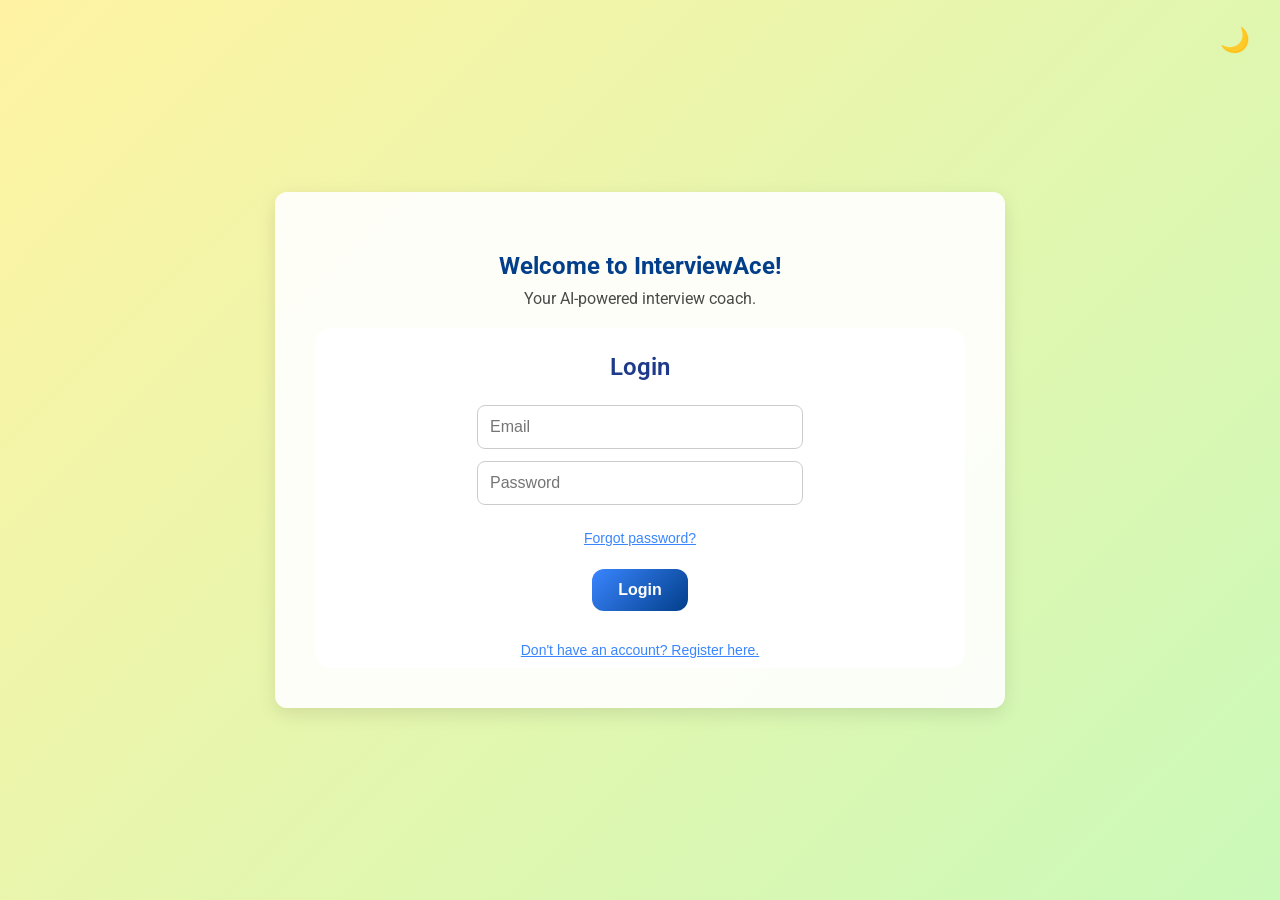
<file: index.html>
<!DOCTYPE html>
<html lang="en">
<head>
    <meta charset="UTF-8">
    <meta name="viewport" content="width=device-width, initial-scale=1.0">
    <title>InterviewAce - AI Interview Coach</title>
    <link href="https://fonts.googleapis.com/css2?family=Roboto:wght@300;400;700&display=swap" rel="stylesheet">
    <link href="style.css" rel="stylesheet">
</head>
<body>
    <button class="toggle" id="themeToggle" style="position: absolute; top: 20px; right: 20px;" onclick="toggleTheme()">🌙</button>

    <div class="container">
        <div class="status-indicator hidden" id="statusMessage"></div>
        
        <section id="authSection" class="section show">
            <h1>Welcome to InterviewAce!</h1>
            <p>Your AI-powered interview coach.</p>

            <div class="card-container">
                <div class="card" id="flipCard">
                    <!-- FRONT: Login -->
                    <div class="card-face card-front">
                        <h2>Login</h2>
                        <input type="email" id="loginEmail" placeholder="Email" required>
                        <input type="password" id="loginPassword" placeholder="Password" required>
                        <button class="link-btn" onclick="handleForgotPassword()">Forgot password?</button>
                        <button class="btn" onclick="login()">Login</button>
                        <div id="loginError" class="error-message hidden"></div>
                        <button class="link-btn" onclick="flipToRegister()">Don't have an account? Register here.</button>
                    </div>

                    <!-- BACK: Register -->
                    <div class="card-face card-back">
                        <h2>Register</h2>
                        <input type="text" id="regName" placeholder="Name" required>
                        <input type="email" id="regEmail" placeholder="Email" required>
                        <input type="password" id="regPassword" placeholder="Password" required>
                        <input type="text" id="regSecurityQuestion" placeholder="Security question (e.g. Your pet's name?)" required>
                        <input type="text" id="regSecurityAnswer" placeholder="Your answer" required>
                        <button class="btn" onclick="register()">Register</button>
                        <button class="link-btn" onclick="flipToLogin()">Already have an account? Login here.</button>
                    </div>
                </div>
            </div>
        </section>

       <section id="roleSection" class="section">
    <h1>Choose Your Interview Focus</h1>
    <p>Select a role to begin your tailored interview preparation.</p>

    <div class="role-selection">
        <div class="role-card" onclick="selectRole('frontend')">
            <h3>Frontend Developer</h3>
            <ul>
                <li>HTML/CSS</li>
                <li>JavaScript</li>
                <li>React/Vue/Angular</li>
                <li>Responsive Design</li>
            </ul>
        </div>
        <div class="role-card" onclick="selectRole('backend')">
            <h3>Backend Developer</h3>
            <ul>
                <li>Node.js/Python/Java</li>
                <li>APIs</li>
                <li>Databases</li>
                <li>Authentication</li>
            </ul>
        </div>
        <div class="role-card" onclick="selectRole('fullstack')">
            <h3>Full Stack Developer</h3>
            <ul>
                <li>Frontend & Backend</li>
                <li>System Design</li>
                <li>APIs</li>
                <li>Databases</li>
            </ul>
        </div>
        <div class="role-card" onclick="selectRole('dataanalyst')">
            <h3>Data Analyst</h3>
            <ul>
                <li>SQL/Python</li>
                <li>Data Visualization</li>
                <li>Statistics</li>
                <li>Excel</li>
            </ul>
        </div>
        <div class="role-card" onclick="selectRole('devops')">
            <h3>DevOps Engineer</h3>
            <ul>
                <li>CI/CD</li>
                <li>Docker/Kubernetes</li>
                <li>Cloud Services</li>
                <li>Infrastructure</li>
            </ul>
        </div>
        <div class="role-card" onclick="selectRole('productmanager')">
            <h3>Product Manager</h3>
            <ul>
                <li>Market Research</li>
                <li>Roadmapping</li>
                <li>User Stories</li>
                <li>Metrics</li>
            </ul>
        </div>
    </div>

    <div class="start-interview-section">
        <div class="form-group">
            <label for="apiKey">Optional: Enter your OpenAI API Key (for advanced AI features):</label>
            <input type="password" id="apiKey" class="api-key-input" placeholder="sk-XXXXXXXXXXXXXXXXXXXXXXXXXXXXXXXXXXXXXXXX">
            <p style="font-size: 0.8em; color: #777;">*If left blank, a default key will be used for mock responses only.</p>
        </div>
        <button class="btn" onclick="startInterview()">Start Interview</button>
        <button class="btn" style="background: linear-gradient(135deg, #dc3545 0%, #c82333 100%);" onclick="logout()">Logout</button>
    </div>
</section>
        <section id="chatSection" class="section">
            <h1 id="chatTitle">Interview Preparation: Role Name</h1>
            <div class="progress-text" id="progressText">Question 0/5</div>
            <div class="progress-container">
                <div class="progress-bar" id="progressBar" style="width: 0%"></div>
            </div>
            
            <div class="chat-container">
                <div id="chatMessages">
                    <div class="message bot">Welcome! I'm your AI interview coach. Let's start with some questions to help you prepare. Type 'start' to begin!</div>
                </div>
                <div class="input-group">
                    <input type="text" id="userInput" placeholder="Type or speak your answer here..." onkeypress="handleKeyPress(event)">
                    <button class="btn" onclick="sendMessage()">Send</button>
                    <button class="btn" id="micButton" style="background: linear-gradient(135deg, #4CAF50 0%, #8BC34A 100%);" onclick="startVoiceInput()">🎙️</button>
                    <button class="btn" id="speakToggleButton" style="background: linear-gradient(135deg, #673AB7 0%, #9C27B0 100%);" onclick="toggleSpeechOutput()">🔊</button>
                </div>
            </div>
            <button class="btn" style="background: linear-gradient(135deg, #6c757d 0%, #5a6268 100%); margin-top: 20px;" onclick="endInterview()">End Interview Session</button>
        </section>
    </div>

    <!-- Confirmation dialog for ending interview -->
    <div id="confirmationDialog" class="confirmation-overlay" style="display: none;">
        <div class="confirmation-dialog">
            <h3 id="confirmationTitle">Confirm Ending Interview</h3>
            <p id="confirmationMessage">Are you sure you want to end this interview session?</p>
            <div class="confirmation-buttons">
                <button class="confirm-btn" onclick="confirmEndInterview()">End Session</button>
                <button class="cancel-btn" onclick="cancelEndInterview()">Continue Interview</button>
            </div>
        </div>
    </div>

    <!-- Voice recording overlay -->
    <div id="voiceRecordingOverlay" class="voice-recording-overlay" style="display: none;">
        <div class="voice-recording-dialog">
            <div class="recording-mic" id="recordingMic">🎙️</div>
            <p>Recording your answer...</p>
            <button class="btn stop-recording-btn" onclick="stopVoiceInput()">Stop Recording</button>
        </div>
    </div>

    <script src="script.js"></script>
</body>
</html>
</file>
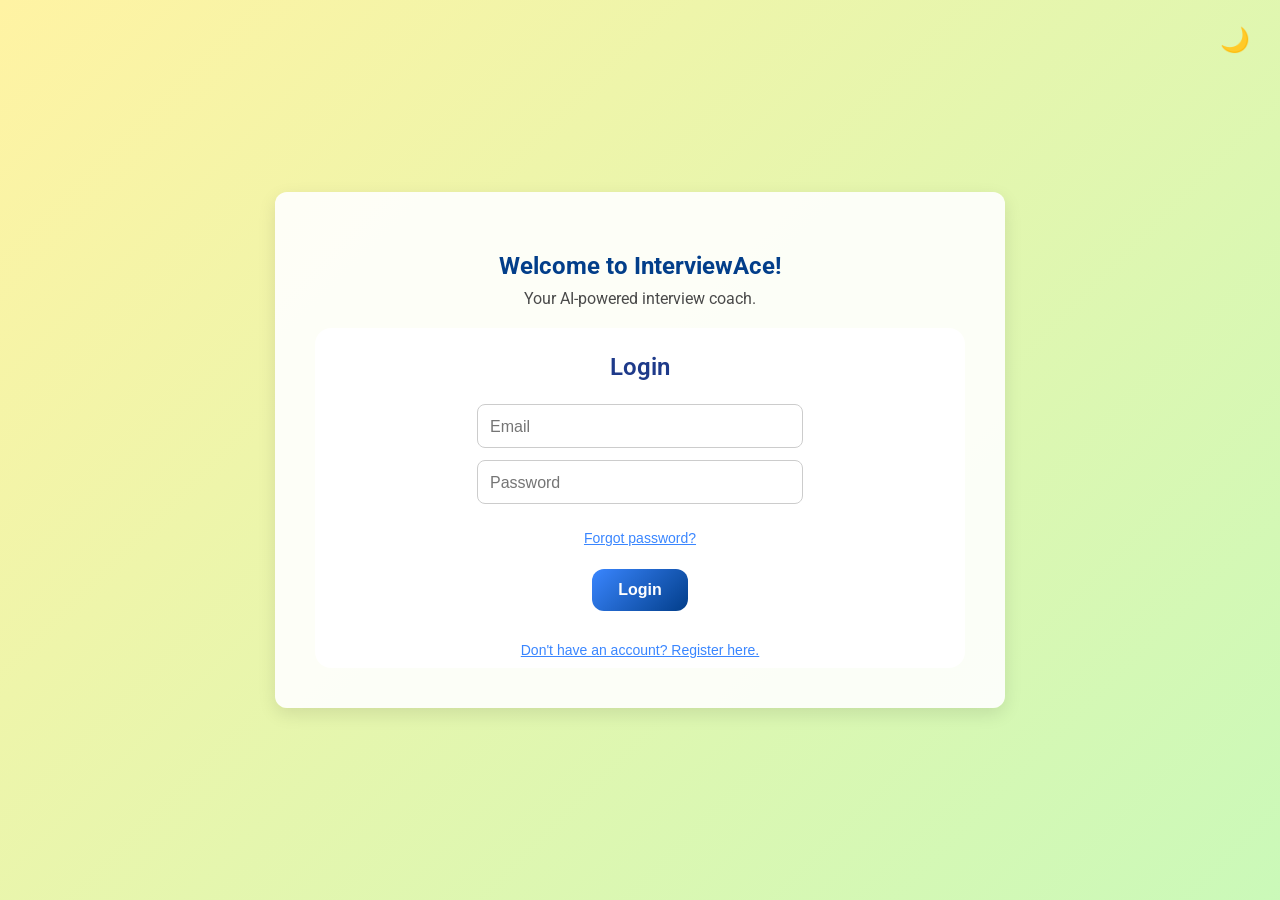
<file: bot2.html>
<!DOCTYPE html>
<html lang="en">
<head>
    <meta charset="UTF-8">
    <meta name="viewport" content="width=device-width, initial-scale=1.0">
    <title>InterviewAce - AI Interview Coach</title>
    <link href="https://fonts.googleapis.com/css2?family=Roboto:wght@300;400;700&display=swap" rel="stylesheet">
    <style>
        :root {
            --primary: #3A86FF;
            --accent: #023E8A;
            --success: #28a745;
            --error: #dc3545;
            --info: #17a2b8;
            --text-color: #333;
            --bg-light: #f0f4f8;
            --white: #fff;
            --card-shadow: 0 6px 18px rgba(0, 0, 0, 0.1);
            --radius: 12px;

            /* Light theme defaults */
            --bg-gradient: linear-gradient(-45deg, #ffc7d9, #aee2ff, #b9fbc0, #fff3a3);
            --card-bg: rgba(255, 255, 255, 0.9);
            --btn-gradient: linear-gradient(135deg, var(--primary), var(--accent));
        }

        body {
            font-family: 'Roboto', sans-serif;
            margin: 0;
            display: flex;
            justify-content: center;
            align-items: center;
            min-height: 100vh;
            background: var(--bg-gradient);
            background-size: 400% 400%;
            animation: pastelFlow 20s ease infinite;
            color: var(--text-color);
            overflow-y: auto;
        }

        body.dark {
            --text-color: #f0f0f0;
            --bg-gradient: linear-gradient(-45deg, #3A86FF, #8338ec, #ff006e, #00b4d8);
            --card-bg: rgba(40, 40, 40, 0.85);
            --btn-gradient: linear-gradient(135deg, #5c5cde, #3d3d9e);
            --card-shadow: 0 8px 20px rgba(0, 0, 0, 0.5);
        }

        .container {
            background: var(--card-bg);
            color: var(--text-color);
            border-radius: var(--radius);
            padding: 40px;
            box-shadow: var(--card-shadow);
            width: 90%;
            max-width: 650px;
            text-align: center;
            margin: 40px 0;
            overflow-y: auto;
        }

        .container p {
            font-size: 1rem;
            color: #4a4a4a;
            margin-top: -15px;
            margin-bottom: 20px;
        }
                
        h1 {
            color: var(--accent);
            margin-bottom: 24px;
            font-weight: 700;
        }

        .section {
            display: none;
            opacity: 0;
            transition: opacity 0.5s ease-in-out;
            margin-top: 20px;
        }

        .section.show {
            display: block;
            opacity: 1;
        }

        /* Status Indicator */
        .status-indicator {
            position: absolute;
            top: 15px;
            left: 50%;
            transform: translateX(-50%);
            padding: 10px 20px;
            border-radius: 10px;
            font-weight: bold;
            color: #fff;
            z-index: 10;
            display: none;
            opacity: 0;
            transition: opacity 0.3s ease;
            box-shadow: var(--card-shadow);
        }
        
        .status-indicator.show {
            display: block;
            opacity: 1;
        }
        
        .status-success { background-color: var(--success); }
        .status-error { background-color: var(--error); }
        .status-info { background-color: var(--info); }

        .form-group {
            margin-bottom: 24px;
        }

        .form-group label {
            display: block;
            margin-bottom: 6px;
            font-weight: 600;
            color: #555;
        }

        .form-group input {
            width: calc(100% - 20px);
            padding: 12px;
            border: 1px solid #ccc;
            border-radius: var(--radius);
            font-size: 16px;
            box-sizing: border-box;
        }

        .card-container {
            perspective: 1200px;
            width: 100%;
            margin: auto;
            position: relative;
            height: 340px;
            overflow-y: auto;
        }

        .card {
            width: 100%;
            height: 100%;
            position: relative;
            transform-style: preserve-3d;
            transition: transform 0.8s ease;
        }

        .card-face {
            position: absolute;
            width: 100%;
            height: 100%;
            top: 0;
            left: 0;
            backface-visibility: hidden;
            background: var(--card-bg);
            border-radius: 16px;
            padding: 24px;
            box-sizing: border-box;
            display: flex;
            flex-direction: column;
            justify-content: center;
            gap: 12px;
            overflow-y: auto;
        }

        .card-front {
            z-index: 2;
        }

        .card-back {
            transform: rotateY(180deg);
        }

        .card.flipped {
            transform: rotateY(180deg);
        }

        input {
            padding: 12px;
            font-size: 16px;
            border-radius: 8px;
            border: 1px solid #ccc;
            width: 100%;
            max-width: 300px;
            margin: 0 auto;
            display: block;
        }
        
        .btn {
            background: var(--btn-gradient);
            color: #fff;
            padding: 12px 26px;
            border: none;
            border-radius: var(--radius);
            cursor: pointer;
            font-size: 16px;
            font-weight: 600;
            transition: transform 0.2s ease, box-shadow 0.3s ease;
            margin: 6px auto;
            display: block;
        }

        .btn:hover {
            transform: translateY(-2px);
            box-shadow: 0 4px 12px rgba(0, 0, 0, 0.2);
        }

        .btn:disabled {
            opacity: 0.6;
            cursor: not-allowed;
            transform: none;
        }

        .link-btn {
            background: none;
            border: none;
            color: var(--primary);
            cursor: pointer;
            text-decoration: underline;
            font-size: 14px;
            margin-top: 8px;
            padding: 5px;
        }

        .toggle {
            background: none;
            border: none;
            color: var(--text-color);
            font-size: 16px;
            cursor: pointer;
            text-decoration: none;
            padding: 6px 10px;
            position: absolute;
            top: 20px;
            right: 20px;
            font-size: 24px;
        }

        .toggle:focus {
            outline: none;
        }

        .card-front h2, .card-back h2 {
            font-size: 1.5rem !important;
            font-weight: 600 !important;
            color: #1e3a8a !important;
            margin-bottom: 12px !important;
        }

        .hidden {
            display: none !important;
        } 

        body.dark .container {
            color: #f1f1f1;
        }

        body.dark .card-face {
            color: #f1f1f1;
        }

        body.dark .card-face h2 {
            color: #ffffff;
        }
        
        body.dark .card-face p,
        body.dark .card-face label {
            color: #ddd;
        }

        body.dark input {
            background: #1e1e2f;
            color: #ffffff;
            border: 1px solid #666;
            caret-color: #ffffff;
        }

        body.dark input::placeholder {
            color: #ccc;
        }

        body.dark .link-btn {
            color: #91cfff;
        }

        body.dark h1, 
        body.dark h2, 
        body.dark p {
            color: #f5f5f5;
        }

        body.dark button.btn {
            text-shadow: 0 0 4px rgba(255, 255, 255, 0.2);
        }
        
        body.dark .card-front h2,
        body.dark .card-back h2 {
            color: #ffffff !important;
        }

        /* Role Selection */
        .role-selection {
            display: flex;
            flex-wrap: wrap;
            justify-content: center;
            gap: 20px;
            margin-top: 20px;
        }

        .role-card {
            background-color: #f9f9f9;
            border: 2px solid #e0e0e0;
            border-radius: 12px;
            padding: 20px;
            width: 180px;
            cursor: pointer;
            transition: all 0.3s ease;
            box-shadow: 0 2px 5px rgba(0, 0, 0, 0.05);
            display: flex;
            flex-direction: column;
            justify-content: space-between;
        }
        
        .role-card:hover,
        .role-card.selected {
            border-color: var(--primary);
            background-color: #e7f1ff;
            box-shadow: 0 5px 15px rgba(0, 0, 0, 0.1);
            transform: translateY(-3px);
        }
        
        .role-card h3 {
            margin-bottom: 10px;
            color: var(--accent);
            font-size: 1.1em;
        }
        
        .role-card ul {
            list-style: none;
            padding: 0;
            font-size: 0.9em;
            color: #666;
        }
        
        .role-card ul li {
            margin-bottom: 4px;
        }

        .start-interview-section {
            margin-top: 30px;
            padding-top: 20px;
            border-top: 1px solid #eee;
        }

        .api-key-input {
            width: calc(100% - 20px);
            padding: 10px;
            margin-bottom: 15px;
            border: 1px solid #ddd;
            border-radius: 8px;
            font-size: 14px;
            box-sizing: border-box;
            text-align: center;
        }

        /* Model Selection */
        .model-selection {
            margin: 15px 0;
        }

        .model-selection select {
            width: 100%;
            padding: 10px;
            border: 1px solid #ddd;
            border-radius: 8px;
            font-size: 14px;
            background: white;
        }

        body.dark .model-selection select {
            background: #1e1e2f;
            color: #ffffff;
            border: 1px solid #666;
        }

        /* Chat Section */
        .chat-container {
            background: #f8f9fa;
            border: 1px solid #dee2e6;
            border-radius: var(--radius);
            padding: 20px;
            height: 450px;
            display: flex;
            flex-direction: column;
            overflow: hidden;
        }
        
        #chatMessages {
            flex-grow: 1;
            overflow-y: auto;
            margin-bottom: 15px;
            padding-right: 10px;
            scroll-behavior: smooth;
        }
        
        .message {
            padding: 12px 18px;
            border-radius: 20px;
            max-width: 85%;
            margin-bottom: 10px;
            word-wrap: break-word;
        }
        
        .message.user {
            background: var(--primary);
            color: #fff;
            align-self: flex-end;
            border-bottom-right-radius: 5px;
            margin-left: auto;
        }
        
        .message.bot {
            background: #e2e6ea;
            color: #333;
            align-self: flex-start;
            border-bottom-left-radius: 5px;
            margin-right: auto;
        }
        
        .input-group {
            display: flex;
            align-items: center;
            border-top: 1px solid #e9ecef;
            padding-top: 15px;
            gap: 10px;
        }
        
        .input-group input {
            flex-grow: 1;
            padding: 12px;
            border: 1px solid #ced4da;
            border-radius: 25px;
            font-size: 16px;
            max-width: none;
        }
        
        .input-group .btn {
            border-radius: 25px;
            padding: 10px 18px;
            margin: 0;
        }
        
        .api-key-info {
            background: #f8f9fa;
            border: 1px solid #dee2e6;
            border-radius: 8px;
            padding: 15px;
            margin: 15px 0;
            font-size: 0.85em;
            text-align: left;
        }

        .api-key-info h4 {
            margin-top: 0;
            color: var(--accent);
        }

        .api-key-info ul {
            margin: 0;
            padding-left: 20px;
        }

        .api-key-info li {
            margin-bottom: 5px;
        }
        
        .loading {
            display: inline-block;
            width: 15px;
            height: 15px;
            border: 2px solid rgba(0, 0, 0, 0.1);
            border-top: 2px solid var(--primary);
            border-radius: 50%;
            animation: spin 1s linear infinite;
        }

        .progress-indicator {
            background: #f0f0f0;
            border-radius: 10px;
            padding: 10px;
            margin: 15px 0;
            text-align: center;
            font-size: 0.9em;
        }

        .progress-bar {
            background: var(--primary);
            height: 6px;
            border-radius: 3px;
            transition: width 0.3s ease;
            margin-top: 5px;
        }

        /* API Test Section */
        .api-test-section {
            margin: 20px 0;
            padding: 15px;
            background: #f8f9fa;
            border-radius: 8px;
            border: 1px solid #dee2e6;
        }

        .api-test-section h4 {
            color: var(--accent);
            margin-top: 0;
        }

        body.dark .api-test-section {
            background: #2d2d2d;
            border: 1px solid #555;
            color: #f0f0f0;
        }
        
        @keyframes pastelFlow {
            0% { background-position: 0% 50%; }
            50% { background-position: 100% 50%; }
            100% { background-position: 0% 50%; }
        }

        @keyframes spin {
            to { transform: rotate(360deg); }
        }

        body.dark .chat-container {
            background: #2d2d2d;
            border: 1px solid #555;
        }

        body.dark .message.bot {
            background: #3a3a3a;
            color: #f0f0f0;
        }

        body.dark .input-group input {
            background: #1e1e2f;
            color: #ffffff;
            border: 1px solid #666;
        }

        body.dark .api-key-info {
            background: #2d2d2d;
            border: 1px solid #555;
            color: #f0f0f0;
        }

        body.dark .role-card {
            background-color: #3a3a3a;
            border: 2px solid #555;
            color: #f0f0f0;
        }

        body.dark .role-card:hover,
        body.dark .role-card.selected {
            background-color: #4a4a5a;
        }

        body.dark .role-card h3 {
            color: #91cfff;
        }

        body.dark .role-card ul {
            color: #ccc;
        }

        body.dark .progress-indicator {
            background: #3a3a3a;
            color: #f0f0f0;
        }
        
        @media (max-width: 768px) {
            .container {
                width: 95%;
                padding: 20px;
                margin: 10px 0;
            }

            .role-card {
                width: 100%;
            }

            .chat-container {
                height: 400px;
                padding: 15px;
            }

            .message {
                padding: 10px 15px;
            }

            .input-group {
                flex-wrap: wrap;
            }

            .input-group input {
                width: 100%;
                margin-bottom: 10px;
            }

            .input-group .btn {
                width: 30%;
                margin: 0 1%;
            }
        }
    </style>
</head>
<body>
    <button class="toggle" id="themeToggle" onclick="toggleTheme()">🌙</button>

    <div class="container">
        <div class="status-indicator hidden" id="statusMessage"></div>
        
        <section id="authSection" class="section show">
            <h1>Welcome to InterviewAce!</h1>
            <p>Your AI-powered interview coach.</p>

            <div class="card-container">
                <div class="card" id="flipCard">
                    <!-- FRONT: Login -->
                    <div class="card-face card-front">
                        <h2>Login</h2>
                        <input type="email" id="loginEmail" placeholder="Email" required>
                        <input type="password" id="loginPassword" placeholder="Password" required>
                        <button class="link-btn" onclick="handleForgotPassword()">Forgot password?</button>
                        <button class="btn" onclick="login()">Login</button>
                        <button class="link-btn" onclick="flipToRegister()">Don't have an account? Register here.</button>
                    </div>

                    <!-- BACK: Register -->
                    <div class="card-face card-back">
                        <h2>Register</h2>
                        <input type="text" id="regName" placeholder="Name" required>
                        <input type="email" id="regEmail" placeholder="Email" required>
                        <input type="password" id="regPassword" placeholder="Password" required>
                        <input type="text" id="regSecurityQuestion" placeholder="Security question (e.g. Your pet's name?)" required>
                        <input type="text" id="regSecurityAnswer" placeholder="Your answer" required>
                        <button class="btn" onclick="register()">Register</button>
                        <button class="link-btn" onclick="flipToLogin()">Already have an account? Login here.</button>
                    </div>
                </div>
            </div>
        </section>

        <section id="roleSection" class="section">
            <h1>Choose Your Interview Focus</h1>
            <p>Select a role to begin your tailored interview preparation.</p>

            <div class="role-selection">
                <div class="role-card" onclick="selectRole('Frontend Developer')">
                    <h3>Frontend Developer</h3>
                    <ul>
                        <li>React/Vue/Angular</li>
                        <li>HTML/CSS/JavaScript</li>
                        <li>Responsive Design</li>
                        <li>State Management</li>
                        <li>Performance Optimization</li>
                    </ul>
                </div>
                <div class="role-card" onclick="selectRole('Backend Developer')">
                    <h3>Backend Developer</h3>
                    <ul>
                        <li>Node.js/Python/Java</li>
                        <li>Databases</li>
                        <li>APIs & Microservices</li>
                        <li>System Architecture</li>
                        <li>Security</li>
                    </ul>
                </div>
                <div class="role-card" onclick="selectRole('Data Scientist')">
                    <h3>Data Scientist</h3>
                    <ul>
                        <li>Machine Learning</li>
                        <li>Statistics</li>
                        <li>Python/R</li>
                        <li>Data Analysis</li>
                        <li>Model Evaluation</li>
                    </ul>
                </div>
                <div class="role-card" onclick="selectRole('DevOps Engineer')">
                    <h3>DevOps Engineer</h3>
                    <ul>
                        <li>CI/CD</li>
                        <li>Docker/Kubernetes</li>
                        <li>AWS/Azure/GCP</li>
                        <li>Infrastructure</li>
                        <li>Monitoring</li>
                    </ul>
                </div>
            </div>

            <div class="start-interview-section">
                <div class="form-group">
                    <label for="apiKey">Enter your Cohere API Key:</label>
                    <input type="password" id="apiKey" class="api-key-input" placeholder="Your Cohere API Key" required>
                    
                    <div class="model-selection">
                        <label for="modelSelect">Choose AI Model:</label>
                        <select id="modelSelect">
                            <option value="command">Command (Recommended - Most Compatible)</option>
                            <option value="command-light">Command Light (Faster & Cheaper)</option>
                            <option value="command-nightly">Command Nightly (Latest Features)</option>
                        </select>
                    </div>

                    <div class="api-test-section">
                        <h4>🧪 Test Your API Key</h4>
                        <p>Test your API key before starting the interview to ensure it works correctly.</p>
                        <button class="btn" onclick="testApiKey()" id="testApiButton">Test API Key</button>
                        <div id="testResult" style="margin-top: 10px; font-size: 0.9em;"></div>
                    </div>
                    
                    <div class="api-key-info">
                        <h4>🔑 How to get your Cohere API Key:</h4>
                        <ul>
                            <li>Go to <a href="https://dashboard.cohere.ai/api-keys" target="_blank">Cohere Dashboard</a></li>
                            <li>Sign in to your Cohere account (or create one)</li>
                            <li>Click "Create API Key"</li>
                            <li>Copy and paste the key above</li>
                            <li><strong>Note:</strong> Cohere offers a generous free tier</li>
                        </ul>
                        <p><strong>⚠️ Important:</strong> Your API key is stored locally and never sent to our servers. It's only used to communicate directly with Cohere.</p>
                        <p><strong>💡 Model Info:</strong> Command is the most balanced. Command Light is faster and cheaper. Command Nightly has the latest features.</p>
                        <p><strong>💰 Cost Optimization:</strong> This app uses reduced token limits (50-200 tokens per request) to minimize costs. Typical cost per interview session: $0.05-0.20 depending on model choice.</p>
                    </div>
                </div>
                <button class="btn" onclick="startInterview()">Start Interview</button>
                <button class="btn" style="background: linear-gradient(135deg, #dc3545 0%, #c82333 100%);" onclick="logout()">Logout</button>
            </div>
        </section>

        <section id="chatSection" class="section">
            <h1 id="chatTitle">Interview Preparation</h1>
            
            <div class="progress-indicator">
                <div>Question <span id="currentQuestion">0</span> of <span id="totalQuestions">10</span></div>
                <div class="progress-bar" id="progressBar" style="width: 0%;"></div>
            </div>

            <div class="chat-container">
                <div id="chatMessages">
                    <div class="message bot">Welcome! I'm your AI interview coach. Type 'start' to begin your practice interview, or ask me anything about your selected role!</div>
                </div>
                <div class="input-group">
                    <input type="text" id="userInput" placeholder="Type 'start' to begin or ask a question..." onkeypress="handleKeyPress(event)">
                    <button class="btn" onclick="sendMessage()" id="sendButton">Send</button>
                    <button class="btn" id="micButton" style="background: linear-gradient(135deg, #4CAF50 0%, #8BC34A 100%);" onclick="toggleVoiceInput()">🎙️</button>
                    <button class="btn" id="speakToggleButton" style="background: linear-gradient(135deg, #673AB7 0%, #9C27B0 100%);" onclick="toggleSpeechOutput()">🔊</button>
                </div>
            </div>
            <button class="btn" style="background: linear-gradient(135deg, #6c757d 0%, #5a6268 100%); margin-top: 20px;" onclick="endInterview()">End Interview Session</button>
        </section>
    </div>

    <script>
        // Global state
        let currentUser = null;
        let selectedRole = null;
        let apiKey = null;
        let selectedModel = 'command'; // Default to Command
        let questionCount = 0;
        let maxQuestions = 10;
        let isInterviewMode = false;
        let interviewContext = []; // Store conversation context

        // Speech Recognition variables
        let SpeechRecognition = window.SpeechRecognition || window.webkitSpeechRecognition;
        let recognition = null;
        let isListening = false;

        // Speech Synthesis variables
        let synth = window.speechSynthesis;
        let speechEnabled = true;
        let voices = [];

        function flipToRegister() {
            document.getElementById('flipCard').classList.add('flipped');
        }

        function flipToLogin() {
            document.getElementById('flipCard').classList.remove('flipped');
        }
        
        function handleForgotPassword() {
            const email = prompt("Enter your registered email:");
            if (!email) return;

            const userData = localStorage.getItem(email);
            if (!userData) return alert("No account found with this email.");

            const user = JSON.parse(userData);
            const answer = prompt(`Security question:\n${user.question}`);

            if (answer.toLowerCase().trim() === user.answer.toLowerCase().trim()) {
                const newPassword = prompt("Correct! Enter your new password:");
                if (newPassword) {
                    user.password = newPassword;
                    localStorage.setItem(email, JSON.stringify(user));
                    alert("Password reset successful!");
                }
            } else {
                alert("Incorrect answer. Cannot reset password.");
            }
        }

        function toggleTheme() {
            const body = document.body;
            const button = document.getElementById('themeToggle');

            body.classList.toggle('dark');
            const isDark = body.classList.contains('dark');
            button.textContent = isDark ? '☀️' : '🌙';
        }

        function register() {
            const name = document.getElementById('regName').value;
            const email = document.getElementById('regEmail').value;
            const password = document.getElementById('regPassword').value;
            const question = document.getElementById('regSecurityQuestion').value;
            const answer = document.getElementById('regSecurityAnswer').value;

            if (!name || !email || !password || !question || !answer) {
                showStatus("Please fill in all fields.", "error");
                return;
            }

            const user = { 
                name, 
                email, 
                password, 
                question, 
                answer 
            };

            if (localStorage.getItem(email)) {
                showStatus("User with this email already exists!", "error");
                return;
            }

            localStorage.setItem(email, JSON.stringify(user));
            alert("Registered successfully!");
            flipToLogin();
        }

        function login() {
            const email = document.getElementById('loginEmail').value;
            const password = document.getElementById('loginPassword').value;

            if (!email || !password) {
                showStatus('Please fill in all fields', 'error');
                return;
            }

            const userData = localStorage.getItem(email);
            if (!userData) {
                showStatus('No account found with this email.', 'error');
                return;
            }

            const user = JSON.parse(userData);
            if (user.password !== password) {
                showStatus('Invalid credentials', 'error');
                return;
            }

            currentUser = user;
            document.getElementById('authSection').classList.remove('show');
            document.getElementById('authSection').classList.add('hidden');
            document.getElementById('roleSection').classList.add('show');
            
            showStatus(`Welcome back, ${user.name}!`, 'success');
        }

        function logout() {
            currentUser = null;
            selectedRole = null;
            apiKey = null;
            selectedModel = 'command';
            questionCount = 0;
            isInterviewMode = false;
            interviewContext = [];
            
            // Clear role selection
            document.querySelectorAll('.role-card').forEach(card => {
                card.classList.remove('selected');
            });
            
            document.getElementById('roleSection').classList.remove('show');
            document.getElementById('chatSection').classList.remove('show');
            document.getElementById('authSection').classList.remove('hidden');
            document.getElementById('authSection').classList.add('show');
            
            clearForm();
            clearChatMessages();
            showStatus('Logged out successfully.', 'success');
            
            if (isListening && recognition) {
                recognition.stop();
                isListening = false;
                document.getElementById('micButton').style.background = 'linear-gradient(135deg, #4CAF50 0%, #8BC34A 100%)';
            }
            if (synth.speaking) {
                synth.cancel();
            }
        }

        function clearForm() {
            document.getElementById('loginEmail').value = '';
            document.getElementById('loginPassword').value = '';
            document.getElementById('regName').value = '';
            document.getElementById('regEmail').value = '';
            document.getElementById('regPassword').value = '';
            document.getElementById('regSecurityQuestion').value = '';
            document.getElementById('regSecurityAnswer').value = '';
            document.getElementById('apiKey').value = '';
            document.getElementById('modelSelect').value = 'command';
            document.getElementById('testResult').innerHTML = '';
        }

        function selectRole(role) {
            // Clear previous selection
            document.querySelectorAll('.role-card').forEach(card => {
                card.classList.remove('selected');
            });

            // Select current role
            const selectedCard = event.currentTarget;
            selectedCard.classList.add('selected');
            
            // Set the selected role globally
            selectedRole = role;
            console.log('Selected role:', selectedRole);
        }

        // NEW: API Key Test Function
        async function testApiKey() {
            const enteredApiKey = document.getElementById('apiKey').value.trim();
            const testModel = document.getElementById('modelSelect').value;
            const testButton = document.getElementById('testApiButton');
            const testResult = document.getElementById('testResult');
            
            if (!enteredApiKey) {
                testResult.innerHTML = '<span style="color: #dc3545;">⚠️ Please enter an API key first.</span>';
                return;
            }

            if (!enteredApiKey.startsWith('sk-')) {
                testResult.innerHTML = '<span style="color: #dc3545;">⚠️ Invalid API key format. OpenAI keys start with "sk-".</span>';
                return;
            }

            testButton.disabled = true;
            testButton.textContent = 'Testing...';
            testResult.innerHTML = '<span style="color: #17a2b8;">🔄 Testing API key...</span>';

            try {
                const response = await fetch('https://api.openai.com/v1/chat/completions', {
                    method: 'POST',
                    headers: {
                        'Content-Type': 'application/json',
                        'Authorization': `Bearer ${enteredApiKey}`
                    },
                    body: JSON.stringify({
                        model: testModel,
                        messages: [
                            {
                                role: 'user',
                                content: 'Say "API test successful" in exactly those words.'
                            }
                        ],
                        max_tokens: 10,
                        temperature: 0
                    })
                });

                if (response.ok) {
                    const data = await response.json();
                    if (data.generations && data.generations[0]) {
                        testResult.innerHTML = '<span style="color: #28a745;">✅ API key is working correctly! You can start the interview.</span>';
                        apiKey = enteredApiKey; // Store the working API key
                    } else {
                        testResult.innerHTML = '<span style="color: #dc3545;">❌ Unexpected response format from Cohere API.</span>';
                    }
                } else {
                    const errorData = await response.json().catch(() => ({}));
                    let errorMessage = 'API key test failed';
                    
                    if (response.status === 401) {
                        errorMessage = 'Invalid API key or unauthorized access';
                    } else if (response.status === 429) {
                        errorMessage = 'Rate limit exceeded or insufficient credits';
                    } else if (response.status === 404) {
                        errorMessage = `Model ${testModel} not available with your API key`;
                    } else if (errorData.message) {
                        errorMessage = errorData.message;
                    }
                    
                    testResult.innerHTML = `<span style="color: #dc3545;">❌ ${errorMessage}</span>`;
                }
            } catch (error) {
                console.error('API test error:', error);
                testResult.innerHTML = '<span style="color: #dc3545;">❌ Network error. Please check your connection and try again.</span>';
            } finally {
                testButton.disabled = false;
                testButton.textContent = 'Test API Key';
            }
        }

        function startInterview() {
            if (!selectedRole) {
                showStatus('Please select an interview focus role.', 'error');
                return;
            }

            const enteredApiKey = document.getElementById('apiKey').value.trim();
            if (!enteredApiKey) {
                showStatus('Please enter a valid Cohere API key.', 'error');
                return;
            }

            apiKey = enteredApiKey;
            selectedModel = document.getElementById('modelSelect').value;

            document.getElementById('roleSection').classList.remove('show');
            document.getElementById('chatSection').classList.add('show');
            document.getElementById('chatTitle').textContent = `Interview Preparation: ${selectedRole}`;
            
            clearChatMessages();
            addMessage("bot", `Great! I'm ready to help you prepare for your ${selectedRole} interview using ${selectedModel.toUpperCase()}. I'll generate personalized questions using AI to give you the best practice experience. Type 'start' to begin the practice interview, or ask me anything about the role!`, true);
            
            // Reset interview state
            questionCount = 0;
            isInterviewMode = false;
            interviewContext = [];
            updateProgress();
        }

        function endInterview() {
            if (confirm("Are you sure you want to end this interview session?")) {
                // Reset interview state but keep role selection
                questionCount = 0;
                isInterviewMode = false;
                interviewContext = [];
                
                document.getElementById('chatSection').classList.remove('show');
                document.getElementById('roleSection').classList.add('show');
                clearChatMessages();
                showStatus('Interview session ended.', 'info');
                
                if (isListening && recognition) {
                    recognition.stop();
                    isListening = false;
                    document.getElementById('micButton').style.background = 'linear-gradient(135deg, #4CAF50 0%, #8BC34A 100%)';
                }
                if (synth.speaking) {
                    synth.cancel();
                }
            }
        }

        function addMessage(sender, text, speak = false) {
            const chatMessages = document.getElementById('chatMessages');
            const messageDiv = document.createElement('div');
            messageDiv.classList.add('message', sender);
            messageDiv.innerHTML = text;
            chatMessages.appendChild(messageDiv);
            chatMessages.scrollTop = chatMessages.scrollHeight;

            if (speak && speechEnabled && sender === 'bot') {
                speakText(text);
            }
        }

        function clearChatMessages() {
            const chatMessages = document.getElementById('chatMessages');
            chatMessages.innerHTML = '';
        }

        function updateProgress() {
            document.getElementById('currentQuestion').textContent = questionCount;
            document.getElementById('totalQuestions').textContent = maxQuestions;
            const progressPercentage = (questionCount / maxQuestions) * 100;
            document.getElementById('progressBar').style.width = progressPercentage + '%';
        }

        function handleKeyPress(event) {
            if (event.key === 'Enter') {
                sendMessage();
            }
        }

        async function sendMessage() {
            const userInputField = document.getElementById('userInput');
            const userText = userInputField.value.trim();

            if (userText === '') return;

            if (isListening && recognition) {
                recognition.stop();
                isListening = false;
                document.getElementById('micButton').style.background = 'linear-gradient(135deg, #4CAF50 0%, #8BC34A 100%)';
            }
            if (synth.speaking) {
                synth.cancel();
            }

            addMessage('user', userText);
            userInputField.value = '';

            // Disable send button during processing
            const sendButton = document.getElementById('sendButton');
            sendButton.disabled = true;
            sendButton.textContent = 'Processing...';

            try {
                if (userText.toLowerCase() === 'start') {
                    if (!selectedRole) {
                        addMessage('bot', "Please go back and select a role first before starting the interview.", true);
                        return;
                    }

                    isInterviewMode = true;
                    interviewContext = []; // Reset context for new interview
                    await generateNextQuestion();
                } else if (isInterviewMode && questionCount > 0) {
                    // We're in interview mode and have asked a question, so evaluate the answer
                    await evaluateAnswerAndContinue(userText);
                } else {
                    // General question mode
                    await handleGeneralQuestion(userText);
                }
            } catch (error) {
                console.error('Error processing message:', error);
                addMessage('bot', 'Sorry, I encountered an error. Please try again. Make sure your API key is valid and you have sufficient credits.', true);
            } finally {
                sendButton.disabled = false;
                sendButton.textContent = 'Send';
            }
        }

        async function generateNextQuestion() {
            if (!selectedRole || !apiKey) {
                addMessage('bot', "Please make sure you've selected a role and provided an API key.", true);
                return;
            }

            if (questionCount >= maxQuestions) {
                addMessage('bot', "🎉 Congratulations! You've completed all the practice questions for this session! Great job! If you want to continue, you can start a new session or choose a different role.", true);
                isInterviewMode = false;
                return;
            }

            addMessage('bot', `<span class="loading"></span> Generating question ${questionCount + 1}...`);
            const chatMessages = document.getElementById('chatMessages');
            const loadingMessage = chatMessages.lastChild;

            try {
                // Create context for the AI about previous questions to avoid repetition
                let contextPrompt = '';
                if (interviewContext.length > 0) {
                    contextPrompt = `\n\nPrevious questions asked in this session:\n${interviewContext.map((q, i) => `${i + 1}. ${q}`).join('\n')}\n\nPlease ask a DIFFERENT question that hasn't been covered yet.`;
                }

                const prompt = `You are an expert technical interviewer conducting a ${selectedRole} interview. 

Generate a realistic, challenging interview question that would be appropriate for a ${selectedRole} position. 

The question should:
- Be specific and technical
- Test both knowledge and problem-solving skills
- Be at an intermediate to advanced level
- Be different from common textbook questions
- Require a detailed explanation, not just a yes/no answer

${contextPrompt}

Respond with ONLY the interview question, nothing else. Make it sound natural as if you're asking it in person.`;

                const response = await makeCohereRequest(prompt, 100, 0.8);

                const question = response.generations[0].text.trim();
                
                // Store the question in context to avoid repetition
                interviewContext.push(question);
                
                loadingMessage.remove();
                questionCount++;
                updateProgress();
                
                addMessage('bot', `**Question ${questionCount}:** ${question}`, true);
                
            } catch (error) {
                loadingMessage.remove();
                console.error('Error generating question:', error);
                addMessage('bot', `Sorry, I had trouble generating a question: ${error.message}`, true);
                isInterviewMode = false;
            }
        }

        async function evaluateAnswerAndContinue(userAnswer) {
            if (interviewContext.length === 0) {
                addMessage('bot', "I don't have a current question to evaluate. Please type 'start' to begin the interview.", true);
                return;
            }

            const currentQuestion = interviewContext[interviewContext.length - 1];
            
            addMessage('bot', `<span class="loading"></span> Evaluating your answer...`);
            const chatMessages = document.getElementById('chatMessages');
            const loadingMessage = chatMessages.lastChild;

            try {
                const evaluationPrompt = `You are an expert technical interviewer for ${selectedRole} positions.

Question asked: "${currentQuestion}"
Candidate's answer: "${userAnswer}"

Please provide a constructive evaluation that includes:
1. Overall assessment (2-3 sentences)
2. Strengths in their answer
3. Areas for improvement
4. A score out of 10
5. One specific tip for improvement

Be encouraging but honest. Keep your response concise and helpful.`;

                const response = await makeCohereRequest(evaluationPrompt, 200, 0.7);

                const evaluation = response.generations[0].text.trim();
                
                loadingMessage.remove();
                addMessage('bot', evaluation, true);
                
                // Continue with next question if we haven't reached the limit
                if (questionCount < maxQuestions) {
                    setTimeout(() => {
                        addMessage('bot', "Let's move on to the next question...", false);
                        setTimeout(() => generateNextQuestion(), 1000);
                    }, 3000);
                } else {
                    setTimeout(() => {
                        addMessage('bot', "🎉 Congratulations! You've completed all the practice questions for this session! Great job! If you want to continue, you can start a new session or choose a different role.", true);
                        isInterviewMode = false;
                    }, 2000);
                }
                
            } catch (error) {
                loadingMessage.remove();
                console.error('Error evaluating answer:', error);
                addMessage('bot', `Sorry, I had trouble evaluating your answer: ${error.message}. Let's continue with the next question.`, true);
                
                // Continue anyway
                if (questionCount < maxQuestions) {
                    setTimeout(() => generateNextQuestion(), 2000);
                } else {
                    addMessage('bot', "🎉 You've completed the interview session!", true);
                    isInterviewMode = false;
                }
            }
        }

        async function handleGeneralQuestion(userText) {
            if (!selectedRole) {
                addMessage('bot', "Please select a role first to get personalized answers about that field!", true);
                return;
            }

            if (!apiKey) {
                addMessage('bot', `That's a great question about ${selectedRole}! For detailed answers and personalized coaching, please provide a valid Cohere API key. In the meantime, I can help you with practice questions - just type 'start' to begin!`, true);
                return;
            }

            addMessage('bot', `<span class="loading"></span> Thinking...`);
            const chatMessages = document.getElementById('chatMessages');
            const loadingMessage = chatMessages.lastChild;

            try {
                const prompt = `You are an expert ${selectedRole} interview coach. The candidate asked: "${userText}"

Provide a helpful, detailed answer that would help them in their interview preparation. 
Keep it conversational and practical. Focus on actionable advice.`;

                const response = await makeCohereRequest(prompt, 150, 0.7);

                loadingMessage.remove();
                addMessage('bot', response.generations[0].text, true);
            } catch (error) {
                loadingMessage.remove();
                addMessage('bot', `I'd love to help with that question, but I'm having trouble connecting to the AI service: ${error.message}. Please check your API key or try again later. You can still practice with structured questions - just type 'start'!`, true);
                console.error('API error:', error);
            }
        }

        // NEW: Centralized Cohere API request function with better error handling
        async function makeCohereRequest(prompt, maxTokens = 100, temperature = 0.7) {
            const response = await fetch('https://api.cohere.ai/v1/generate', {
                method: 'POST',
                headers: {
                    'Authorization': 'Bearer ' + apiKey,
                    'Content-Type': 'application/json'
                },
                body: JSON.stringify({
                    model: selectedModel,
                    prompt: prompt,
                    max_tokens: maxTokens,
                    temperature: temperature
                })
            });

            if (!response.ok) {
                const errorData = await response.json().catch(() => ({}));
                let errorMessage = `API request failed: ${response.status}`;
                
                if (response.status === 401) {
                    errorMessage = "Invalid API key. Please check your Cohere API key.";
                } else if (response.status === 429) {
                    errorMessage = "Rate limit exceeded. Please check your Cohere account usage.";
                } else if (response.status === 404) {
                    errorMessage = `Model ${selectedModel} not found or not accessible with your API key.`;
                } else if (response.status === 400) {
                    errorMessage = "Bad request. This might be due to model compatibility issues.";
                } else if (errorData.message) {
                    errorMessage = errorData.message;
                }
                
                throw new Error(errorMessage);
            }

            return await response.json();
        }

        function showStatus(message, type) {
            let statusDiv = document.getElementById('statusMessage');
            if (!statusDiv) {
                statusDiv = document.createElement('div');
                statusDiv.classList.add('status-indicator');
                statusDiv.id = 'statusMessage';
                document.querySelector('.container').prepend(statusDiv);
            }
            statusDiv.textContent = message;
            statusDiv.className = `status-indicator status-${type} show`;

            setTimeout(() => {
                statusDiv.classList.remove('show');
            }, 5000);
        }

        // Voice Input Functions (Speech Recognition)
        function initializeSpeechRecognition() {
            if (!SpeechRecognition) {
                showStatus("Speech recognition is not supported in your browser.", "error");
                document.getElementById('micButton').disabled = true;
                return;
            }

            recognition = new SpeechRecognition();
            recognition.continuous = false;
            recognition.lang = 'en-US';

            recognition.onstart = function() {
                isListening = true;
                document.getElementById('userInput').placeholder = "Listening...";
                document.getElementById('micButton').style.background = 'linear-gradient(135deg, #FF5722 0%, #FFC107 100%)';
                showStatus("Listening for your answer...", "info");
                if (synth.speaking) {
                    synth.cancel();
                }
            };

            recognition.onresult = function(event) {
                const transcript = event.results[0][0].transcript;
                document.getElementById('userInput').value = transcript;
                isListening = false;
                document.getElementById('micButton').style.background = 'linear-gradient(135deg, #4CAF50 0%, #8BC34A 100%)';
                document.getElementById('userInput').placeholder = "Type or speak your answer here...";
            };

            recognition.onerror = function(event) {
                console.error("Speech recognition error:", event.error);
                showStatus(`Speech recognition error: ${event.error}. Please try again.`, "error");
                isListening = false;
                document.getElementById('micButton').style.background = 'linear-gradient(135deg, #4CAF50 0%, #8BC34A 100%)';
                document.getElementById('userInput').placeholder = "Type or speak your answer here...";
            };

            recognition.onend = function() {
                if (isListening) {
                    isListening = false;
                    document.getElementById('micButton').style.background = 'linear-gradient(135deg, #4CAF50 0%, #8BC34A 100%)';
                    document.getElementById('userInput').placeholder = "Type or speak your answer here...";
                }
            };
        }

        function toggleVoiceInput() {
            if (!recognition) {
                showStatus("Speech recognition is not available. Please try a different browser.", "error");
                return;
            }

            if (isListening) {
                recognition.stop();
            } else {
                recognition.start();
            }
        }

        // Text-to-Speech Functions (Speech Synthesis)
        function initializeSpeechSynthesis() {
            if (!synth) {
                showStatus("Text-to-speech is not supported in your browser.", "error");
                document.getElementById('speakToggleButton').disabled = true;
                speechEnabled = false;
                return;
            }

            synth.onvoiceschanged = () => {
                voices = synth.getVoices();
                console.log("Voices loaded:", voices);
            };

            if (synth.getVoices().length > 0) {
                voices = synth.getVoices();
                console.log("Voices immediately available:", voices);
            }
        }

        function speakText(text) {
            if (!speechEnabled || !synth) {
                return;
            }

            // Remove HTML tags and markdown for better speech
            const cleanedText = text.replace(/<[^>]*>/g, '').replace(/\*\*(.*?)\*\*/g, '$1').replace(/##\s*/g, '');

            const utterance = new SpeechSynthesisUtterance(cleanedText);
            utterance.lang = 'en-US';
            utterance.volume = 1;
            utterance.rate = 0.9;
            utterance.pitch = 1;

            utterance.onerror = (event) => {
                console.error('Speech synthesis error:', event.error);
            };

            synth.speak(utterance);
        }

        function toggleSpeechOutput() {
            speechEnabled = !speechEnabled;
            const speakButton = document.getElementById('speakToggleButton');
            if (speechEnabled) {
                speakButton.style.background = 'linear-gradient(135deg, #673AB7 0%, #9C27B0 100%)';
                speakButton.textContent = '🔊';
                showStatus("Speech output enabled.", "info");
            } else {
                speakButton.style.background = 'linear-gradient(135deg, #9E9E9E 0%, #616161 100%)';
                speakButton.textContent = '🔇';
                if (synth.speaking) {
                    synth.cancel();
                }
                showStatus("Speech output disabled.", "info");
            }
        }

        // Initialize on page load
        document.addEventListener('DOMContentLoaded', () => {
            initializeSpeechRecognition();
            initializeSpeechSynthesis();
            updateProgress();

            if (currentUser) {
                document.getElementById('authSection').classList.add('hidden');
                document.getElementById('roleSection').classList.add('show');
                showStatus(`Welcome back, ${currentUser.name}!`, 'success');
            } else {
                document.getElementById('authSection').classList.remove('hidden');
                document.getElementById('roleSection').classList.remove('show');
                document.getElementById('chatSection').classList.remove('show');
            }
        });
    </script>
</body>
</html>
</file>
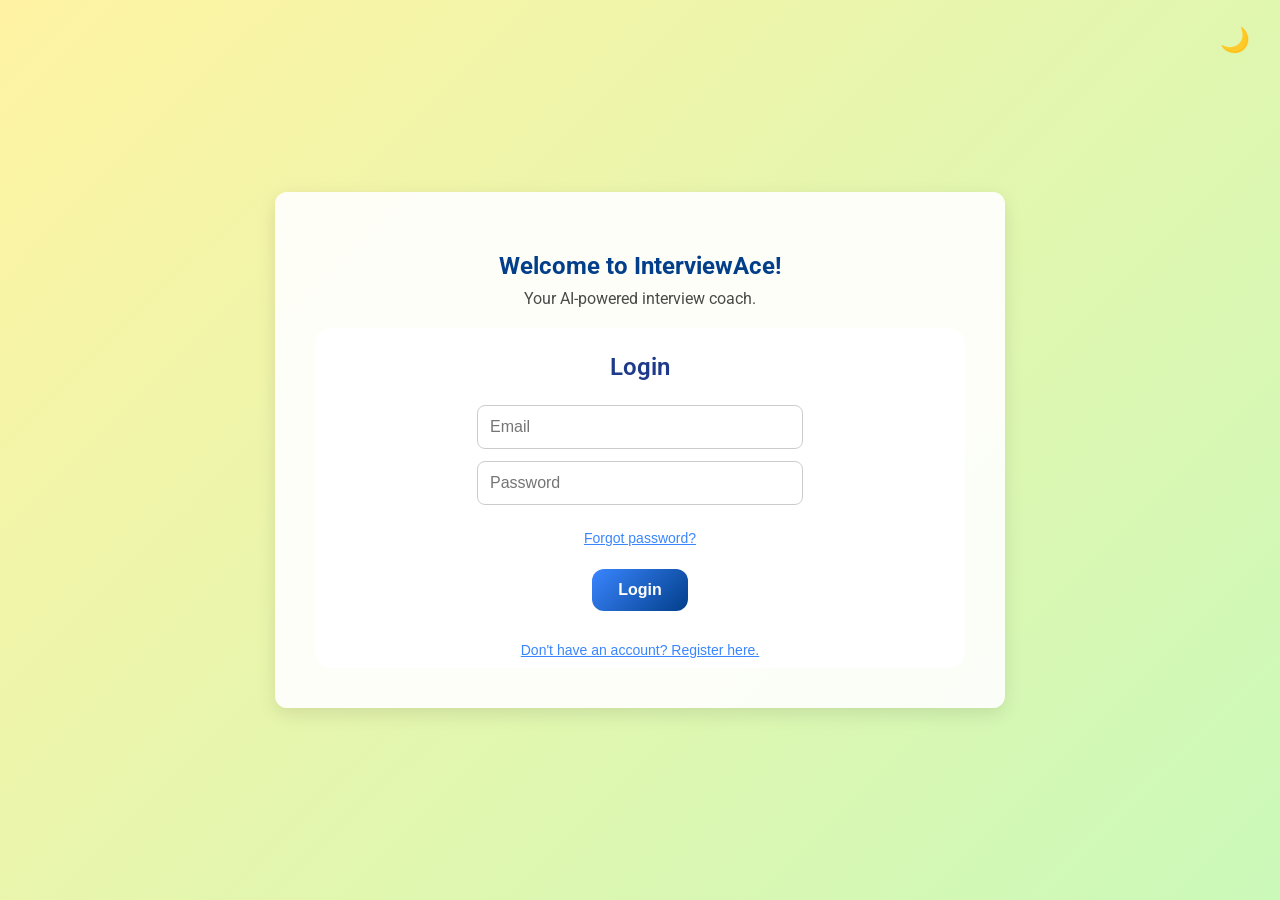
<file: interview_bot.html>
<!DOCTYPE html>
<html lang="en">
<head>
    <meta charset="UTF-8">
    <meta name="viewport" content="width=device-width, initial-scale=1.0">
    <title>InterviewAce - AI Interview Coach</title>
    <link href="https://fonts.googleapis.com/css2?family=Roboto:wght@300;400;700&display=swap" rel="stylesheet">
    <style>
        :root {
            --primary: #3A86FF;
            --accent: #023E8A;
            --success: #28a745;
            --error: #dc3545;
            --info: #17a2b8;
            --text-color: #333;
            --bg-light: #f0f4f8;
            --white: #fff;
            --card-shadow: 0 6px 18px rgba(0, 0, 0, 0.1);
            --radius: 12px;

            /* Light theme defaults */
            --bg-gradient: linear-gradient(-45deg, #ffc7d9, #aee2ff, #b9fbc0, #fff3a3);
            --card-bg: rgba(255, 255, 255, 0.9);
            --btn-gradient: linear-gradient(135deg, var(--primary), var(--accent));
        }

        body {
            font-family: 'Roboto', sans-serif;
            margin: 0;
            display: flex;
            justify-content: center;
            align-items: center;
            min-height: 100vh;
            background: var(--bg-gradient);
            background-size: 400% 400%;
            animation: pastelFlow 20s ease infinite;
            color: var(--text-color);
            overflow-y: auto;
        }

        body.dark {
            --text-color: #f0f0f0;
            --bg-gradient: linear-gradient(-45deg, #3A86FF, #8338ec, #ff006e, #00b4d8);
            --card-bg: rgba(40, 40, 40, 0.85);
            --btn-gradient: linear-gradient(135deg, #5c5cde, #3d3d9e);
            --card-shadow: 0 8px 20px rgba(0, 0, 0, 0.5);
        }

        .container {
            background: var(--card-bg);
            color: var(--text-color);
            border-radius: var(--radius);
            padding: 40px;
            box-shadow: var(--card-shadow);
            width: 90%;
            max-width: 650px;
            text-align: center;
            margin: 40px 0;
            overflow-y: auto;
        }

        .container p {
            font-size: 1rem;
            color: #4a4a4a;
            margin-top: -15px;
            margin-bottom: 20px;
        }
                
        h1 {
            color: var(--accent);
            margin-bottom: 24px;
            font-weight: 700;
        }

        .section {
            display: none;
            opacity: 0;
            transition: opacity 0.5s ease-in-out;
            margin-top: 20px;
        }

        .section.show {
            display: block;
            opacity: 1;
        }

        /* Status Indicator */
        .status-indicator {
            position: absolute;
            top: 15px;
            left: 50%;
            transform: translateX(-50%);
            padding: 10px 20px;
            border-radius: 10px;
            font-weight: bold;
            color: #fff;
            z-index: 10;
            display: none;
            opacity: 0;
            transition: opacity 0.3s ease;
            box-shadow: var(--card-shadow);
        }
        
        .status-indicator.show {
            display: block;
            opacity: 1;
        }
        
        .status-success { background-color: var(--success); }
        .status-error { background-color: var(--error); }
        .status-info { background-color: var(--info); }

        .form-group {
            margin-bottom: 24px;
        }

        .form-group label {
            display: block;
            margin-bottom: 6px;
            font-weight: 600;
            color: #555;
        }

        .form-group input {
            width: calc(100% - 20px);
            padding: 12px;
            border: 1px solid #ccc;
            border-radius: var(--radius);
            font-size: 16px;
            box-sizing: border-box;
        }

        .card-container {
            perspective: 1200px;
            width: 100%;
            margin: auto;
            position: relative;
            height: 340px;
            overflow-y: auto;
        }

        .card {
            width: 100%;
            height: 100%;
            position: relative;
            transform-style: preserve-3d;
            transition: transform 0.8s ease;
        }

        .card-face {
            position: absolute;
            width: 100%;
            height: 100%;
            top: 0;
            left: 0;
            backface-visibility: hidden;
            background: var(--card-bg);
            border-radius: 16px;
            padding: 24px;
            box-sizing: border-box;
            display: flex;
            flex-direction: column;
            justify-content: center;
            gap: 12px;
            overflow-y: auto;
        }

        .card-front {
            z-index: 2;
        }

        .card-back {
            transform: rotateY(180deg);
        }

        .card.flipped {
            transform: rotateY(180deg);
        }

        input {
            padding: 12px;
            font-size: 16px;
            border-radius: 8px;
            border: 1px solid #ccc;
            width: 100%;
            max-width: 300px;
            margin: 0 auto;
            display: block;
        }
        
        .btn {
            background: var(--btn-gradient);
            color: #fff;
            padding: 12px 26px;
            border: none;
            border-radius: var(--radius);
            cursor: pointer;
            font-size: 16px;
            font-weight: 600;
            transition: transform 0.2s ease, box-shadow 0.3s ease;
            margin: 6px auto;
            display: block;
        }

        .btn:hover {
            transform: translateY(-2px);
            box-shadow: 0 4px 12px rgba(0, 0, 0, 0.2);
        }

        .btn:disabled {
            opacity: 0.6;
            cursor: not-allowed;
            transform: none;
        }

        .link-btn {
            background: none;
            border: none;
            color: var(--primary);
            cursor: pointer;
            text-decoration: underline;
            font-size: 14px;
            margin-top: 8px;
            padding: 5px;
        }

        .toggle {
            background: none;
            border: none;
            color: var(--text-color);
            font-size: 16px;
            cursor: pointer;
            text-decoration: none;
            padding: 6px 10px;
            position: absolute;
            top: 20px;
            right: 20px;
            font-size: 24px;
        }

        .toggle:focus {
            outline: none;
        }

        .card-front h2, .card-back h2 {
            font-size: 1.5rem !important;
            font-weight: 600 !important;
            color: #1e3a8a !important;
            margin-bottom: 12px !important;
        }

        .hidden {
            display: none !important;
        } 

        body.dark .container {
            color: #f1f1f1;
        }

        body.dark .card-face {
            color: #f1f1f1;
        }

        body.dark .card-face h2 {
            color: #ffffff;
        }
        
        body.dark .card-face p,
        body.dark .card-face label {
            color: #ddd;
        }

        body.dark input {
            background: #1e1e2f;
            color: #ffffff;
            border: 1px solid #666;
            caret-color: #ffffff;
        }

        body.dark input::placeholder {
            color: #ccc;
        }

        body.dark .link-btn {
            color: #91cfff;
        }

        body.dark h1, 
        body.dark h2, 
        body.dark p {
            color: #f5f5f5;
        }

        body.dark button.btn {
            text-shadow: 0 0 4px rgba(255, 255, 255, 0.2);
        }
        
        body.dark .card-front h2,
        body.dark .card-back h2 {
            color: #ffffff !important;
        }

        /* Role Selection */
        .role-selection {
            display: flex;
            flex-wrap: wrap;
            justify-content: center;
            gap: 20px;
            margin-top: 20px;
        }

        .role-card {
            background-color: #f9f9f9;
            border: 2px solid #e0e0e0;
            border-radius: 12px;
            padding: 20px;
            width: 180px;
            cursor: pointer;
            transition: all 0.3s ease;
            box-shadow: 0 2px 5px rgba(0, 0, 0, 0.05);
            display: flex;
            flex-direction: column;
            justify-content: space-between;
        }
        
        .role-card:hover,
        .role-card.selected {
            border-color: var(--primary);
            background-color: #e7f1ff;
            box-shadow: 0 5px 15px rgba(0, 0, 0, 0.1);
            transform: translateY(-3px);
        }
        
        .role-card h3 {
            margin-bottom: 10px;
            color: var(--accent);
            font-size: 1.1em;
        }
        
        .role-card ul {
            list-style: none;
            padding: 0;
            font-size: 0.9em;
            color: #666;
        }
        
        .role-card ul li {
            margin-bottom: 4px;
        }

        .start-interview-section {
            margin-top: 30px;
            padding-top: 20px;
            border-top: 1px solid #eee;
        }

        .api-key-input {
            width: calc(100% - 20px);
            padding: 10px;
            margin-bottom: 15px;
            border: 1px solid #ddd;
            border-radius: 8px;
            font-size: 14px;
            box-sizing: border-box;
            text-align: center;
        }

        /* Model Selection */
        .model-selection {
            margin: 15px 0;
        }

        .model-selection select {
            width: 100%;
            padding: 10px;
            border: 1px solid #ddd;
            border-radius: 8px;
            font-size: 14px;
            background: white;
        }

        body.dark .model-selection select {
            background: #1e1e2f;
            color: #ffffff;
            border: 1px solid #666;
        }

        /* Chat Section */
        .chat-container {
            background: #f8f9fa;
            border: 1px solid #dee2e6;
            border-radius: var(--radius);
            padding: 20px;
            height: 450px;
            display: flex;
            flex-direction: column;
            overflow: hidden;
        }
        
        #chatMessages {
            flex-grow: 1;
            overflow-y: auto;
            margin-bottom: 15px;
            padding-right: 10px;
            scroll-behavior: smooth;
        }
        
        .message {
            padding: 12px 18px;
            border-radius: 20px;
            max-width: 85%;
            margin-bottom: 10px;
            word-wrap: break-word;
        }
        
        .message.user {
            background: var(--primary);
            color: #fff;
            align-self: flex-end;
            border-bottom-right-radius: 5px;
            margin-left: auto;
        }
        
        .message.bot {
            background: #e2e6ea;
            color: #333;
            align-self: flex-start;
            border-bottom-left-radius: 5px;
            margin-right: auto;
        }
        
        .input-group {
            display: flex;
            align-items: center;
            border-top: 1px solid #e9ecef;
            padding-top: 15px;
            gap: 10px;
        }
        
        .input-group input {
            flex-grow: 1;
            padding: 12px;
            border: 1px solid #ced4da;
            border-radius: 25px;
            font-size: 16px;
            max-width: none;
        }
        
        .input-group .btn {
            border-radius: 25px;
            padding: 10px 18px;
            margin: 0;
        }
        
        .api-key-info {
            background: #f8f9fa;
            border: 1px solid #dee2e6;
            border-radius: 8px;
            padding: 15px;
            margin: 15px 0;
            font-size: 0.85em;
            text-align: left;
        }

        .api-key-info h4 {
            margin-top: 0;
            color: var(--accent);
        }

        .api-key-info ul {
            margin: 0;
            padding-left: 20px;
        }

        .api-key-info li {
            margin-bottom: 5px;
        }
        
        .loading {
            display: inline-block;
            width: 15px;
            height: 15px;
            border: 2px solid rgba(0, 0, 0, 0.1);
            border-top: 2px solid var(--primary);
            border-radius: 50%;
            animation: spin 1s linear infinite;
        }

        .progress-indicator {
            background: #f0f0f0;
            border-radius: 10px;
            padding: 10px;
            margin: 15px 0;
            text-align: center;
            font-size: 0.9em;
        }

        .progress-bar {
            background: var(--primary);
            height: 6px;
            border-radius: 3px;
            transition: width 0.3s ease;
            margin-top: 5px;
        }
        
        @keyframes pastelFlow {
            0% { background-position: 0% 50%; }
            50% { background-position: 100% 50%; }
            100% { background-position: 0% 50%; }
        }

        @keyframes spin {
            to { transform: rotate(360deg); }
        }

        body.dark .chat-container {
            background: #2d2d2d;
            border: 1px solid #555;
        }

        body.dark .message.bot {
            background: #3a3a3a;
            color: #f0f0f0;
        }

        body.dark .input-group input {
            background: #1e1e2f;
            color: #ffffff;
            border: 1px solid #666;
        }

        body.dark .api-key-info {
            background: #2d2d2d;
            border: 1px solid #555;
            color: #f0f0f0;
        }

        body.dark .role-card {
            background-color: #3a3a3a;
            border: 2px solid #555;
            color: #f0f0f0;
        }

        body.dark .role-card:hover,
        body.dark .role-card.selected {
            background-color: #4a4a5a;
        }

        body.dark .role-card h3 {
            color: #91cfff;
        }

        body.dark .role-card ul {
            color: #ccc;
        }

        body.dark .progress-indicator {
            background: #3a3a3a;
            color: #f0f0f0;
        }
        
        @media (max-width: 768px) {
            .container {
                width: 95%;
                padding: 20px;
                margin: 10px 0;
            }

            .role-card {
                width: 100%;
            }

            .chat-container {
                height: 400px;
                padding: 15px;
            }

            .message {
                padding: 10px 15px;
            }

            .input-group {
                flex-wrap: wrap;
            }

            .input-group input {
                width: 100%;
                margin-bottom: 10px;
            }

            .input-group .btn {
                width: 30%;
                margin: 0 1%;
            }
        }
    </style>
</head>
<body>
    <button class="toggle" id="themeToggle" onclick="toggleTheme()">🌙</button>

    <div class="container">
        <div class="status-indicator hidden" id="statusMessage"></div>
        
        <section id="authSection" class="section show">
            <h1>Welcome to InterviewAce!</h1>
            <p>Your AI-powered interview coach.</p>

            <div class="card-container">
                <div class="card" id="flipCard">
                    <!-- FRONT: Login -->
                    <div class="card-face card-front">
                        <h2>Login</h2>
                        <input type="email" id="loginEmail" placeholder="Email" required>
                        <input type="password" id="loginPassword" placeholder="Password" required>
                        <button class="link-btn" onclick="handleForgotPassword()">Forgot password?</button>
                        <button class="btn" onclick="login()">Login</button>
                        <button class="link-btn" onclick="flipToRegister()">Don't have an account? Register here.</button>
                    </div>

                    <!-- BACK: Register -->
                    <div class="card-face card-back">
                        <h2>Register</h2>
                        <input type="text" id="regName" placeholder="Name" required>
                        <input type="email" id="regEmail" placeholder="Email" required>
                        <input type="password" id="regPassword" placeholder="Password" required>
                        <input type="text" id="regSecurityQuestion" placeholder="Security question (e.g. Your pet's name?)" required>
                        <input type="text" id="regSecurityAnswer" placeholder="Your answer" required>
                        <button class="btn" onclick="register()">Register</button>
                        <button class="link-btn" onclick="flipToLogin()">Already have an account? Login here.</button>
                    </div>
                </div>
            </div>
        </section>

        <section id="roleSection" class="section">
            <h1>Choose Your Interview Focus</h1>
            <p>Select a role to begin your tailored interview preparation.</p>

            <div class="role-selection">
                <div class="role-card" onclick="selectRole('Frontend Developer')">
                    <h3>Frontend Developer</h3>
                    <ul>
                        <li>React/Vue/Angular</li>
                        <li>HTML/CSS/JavaScript</li>
                        <li>Responsive Design</li>
                        <li>State Management</li>
                        <li>Performance Optimization</li>
                    </ul>
                </div>
                <div class="role-card" onclick="selectRole('Backend Developer')">
                    <h3>Backend Developer</h3>
                    <ul>
                        <li>Node.js/Python/Java</li>
                        <li>Databases</li>
                        <li>APIs & Microservices</li>
                        <li>System Architecture</li>
                        <li>Security</li>
                    </ul>
                </div>
                <div class="role-card" onclick="selectRole('Data Scientist')">
                    <h3>Data Scientist</h3>
                    <ul>
                        <li>Machine Learning</li>
                        <li>Statistics</li>
                        <li>Python/R</li>
                        <li>Data Analysis</li>
                        <li>Model Evaluation</li>
                    </ul>
                </div>
                <div class="role-card" onclick="selectRole('DevOps Engineer')">
                    <h3>DevOps Engineer</h3>
                    <ul>
                        <li>CI/CD</li>
                        <li>Docker/Kubernetes</li>
                        <li>AWS/Azure/GCP</li>
                        <li>Infrastructure</li>
                        <li>Monitoring</li>
                    </ul>
                </div>
            </div>

            <div class="start-interview-section">
                <div class="form-group">
                    <label for="apiKey">Enter your OpenAI API Key:</label>
                    <input type="password" id="apiKey" class="api-key-input" placeholder="sk-proj-XXXXXXXXXXXXXXXXXXXXXXXXXXXXXXXXXXXXXXXX" required>
                    
                    <div class="model-selection">
                        <label for="modelSelect">Choose AI Model:</label>
                        <select id="modelSelect">
                            <option value="gpt-4o">GPT-4o (Recommended - Fast & Affordable)</option>
                            <option value="gpt-4.1">GPT-4.1 (Latest - Best for Coding)</option>
                            <option value="gpt-4.1-mini">GPT-4.1 Mini (Fastest & Cheapest)</option>
                            <option value="gpt-4-turbo">GPT-4 Turbo (Legacy)</option>
                        </select>
                    </div>
                    
                    <div class="api-key-info">
                        <h4>🔑 How to get your OpenAI API Key:</h4>
                        <ul>
                            <li>Go to <a href="https://platform.openai.com/api-keys" target="_blank">OpenAI API Keys</a></li>
                            <li>Sign in to your OpenAI account</li>
                            <li>Click "Create new secret key"</li>
                            <li>Copy and paste the key above</li>
                            <li><strong>Note:</strong> You need billing set up on your OpenAI account</li>
                        </ul>
                        <p><strong>⚠️ Important:</strong> Your API key is stored locally and never sent to our servers. It's only used to communicate directly with OpenAI.</p>
                        <p><strong>💡 Model Info:</strong> GPT-4o is recommended for most users (fast and cost-effective). GPT-4.1 is the latest model with enhanced coding capabilities but costs more.</p>
                    </div>
                </div>
                <button class="btn" onclick="startInterview()">Start Interview</button>
                <button class="btn" style="background: linear-gradient(135deg, #dc3545 0%, #c82333 100%);" onclick="logout()">Logout</button>
            </div>
        </section>

        <section id="chatSection" class="section">
            <h1 id="chatTitle">Interview Preparation</h1>
            
            <div class="progress-indicator">
                <div>Question <span id="currentQuestion">0</span> of <span id="totalQuestions">10</span></div>
                <div class="progress-bar" id="progressBar" style="width: 0%;"></div>
            </div>

            <div class="chat-container">
                <div id="chatMessages">
                    <div class="message bot">Welcome! I'm your AI interview coach. Type 'start' to begin your practice interview, or ask me anything about your selected role!</div>
                </div>
                <div class="input-group">
                    <input type="text" id="userInput" placeholder="Type 'start' to begin or ask a question..." onkeypress="handleKeyPress(event)">
                    <button class="btn" onclick="sendMessage()" id="sendButton">Send</button>
                    <button class="btn" id="micButton" style="background: linear-gradient(135deg, #4CAF50 0%, #8BC34A 100%);" onclick="toggleVoiceInput()">🎙️</button>
                    <button class="btn" id="speakToggleButton" style="background: linear-gradient(135deg, #673AB7 0%, #9C27B0 100%);" onclick="toggleSpeechOutput()">🔊</button>
                </div>
            </div>
            <button class="btn" style="background: linear-gradient(135deg, #6c757d 0%, #5a6268 100%); margin-top: 20px;" onclick="endInterview()">End Interview Session</button>
        </section>
    </div>

    <script>
        // Global state
        let currentUser = null;
        let selectedRole = null;
        let apiKey = null;
        let selectedModel = 'gpt-4o'; // Default to GPT-4o
        let questionCount = 0;
        let maxQuestions = 10;
        let isInterviewMode = false;
        let interviewContext = []; // Store conversation context

        // Speech Recognition variables
        let SpeechRecognition = window.SpeechRecognition || window.webkitSpeechRecognition;
        let recognition = null;
        let isListening = false;

        // Speech Synthesis variables
        let synth = window.speechSynthesis;
        let speechEnabled = true;
        let voices = [];

        function flipToRegister() {
            document.getElementById('flipCard').classList.add('flipped');
        }

        function flipToLogin() {
            document.getElementById('flipCard').classList.remove('flipped');
        }
        
        function handleForgotPassword() {
            const email = prompt("Enter your registered email:");
            if (!email) return;

            const userData = localStorage.getItem(email);
            if (!userData) return alert("No account found with this email.");

            const user = JSON.parse(userData);
            const answer = prompt(`Security question:\n${user.question}`);

            if (answer.toLowerCase().trim() === user.answer.toLowerCase().trim()) {
                const newPassword = prompt("Correct! Enter your new password:");
                if (newPassword) {
                    user.password = newPassword;
                    localStorage.setItem(email, JSON.stringify(user));
                    alert("Password reset successful!");
                }
            } else {
                alert("Incorrect answer. Cannot reset password.");
            }
        }

        function toggleTheme() {
            const body = document.body;
            const button = document.getElementById('themeToggle');

            body.classList.toggle('dark');
            const isDark = body.classList.contains('dark');
            button.textContent = isDark ? '☀️' : '🌙';
        }

        function register() {
            const name = document.getElementById('regName').value;
            const email = document.getElementById('regEmail').value;
            const password = document.getElementById('regPassword').value;
            const question = document.getElementById('regSecurityQuestion').value;
            const answer = document.getElementById('regSecurityAnswer').value;

            if (!name || !email || !password || !question || !answer) {
                showStatus("Please fill in all fields.", "error");
                return;
            }

            const user = { 
                name, 
                email, 
                password, 
                question, 
                answer 
            };

            if (localStorage.getItem(email)) {
                showStatus("User with this email already exists!", "error");
                return;
            }

            localStorage.setItem(email, JSON.stringify(user));
            alert("Registered successfully!");
            flipToLogin();
        }

        function login() {
            const email = document.getElementById('loginEmail').value;
            const password = document.getElementById('loginPassword').value;

            if (!email || !password) {
                showStatus('Please fill in all fields', 'error');
                return;
            }

            const userData = localStorage.getItem(email);
            if (!userData) {
                showStatus('No account found with this email.', 'error');
                return;
            }

            const user = JSON.parse(userData);
            if (user.password !== password) {
                showStatus('Invalid credentials', 'error');
                return;
            }

            currentUser = user;
            document.getElementById('authSection').classList.remove('show');
            document.getElementById('authSection').classList.add('hidden');
            document.getElementById('roleSection').classList.add('show');
            
            showStatus(`Welcome back, ${user.name}!`, 'success');
        }

        function logout() {
            currentUser = null;
            selectedRole = null;
            apiKey = null;
            selectedModel = 'gpt-4o';
            questionCount = 0;
            isInterviewMode = false;
            interviewContext = [];
            
            // Clear role selection
            document.querySelectorAll('.role-card').forEach(card => {
                card.classList.remove('selected');
            });
            
            document.getElementById('roleSection').classList.remove('show');
            document.getElementById('chatSection').classList.remove('show');
            document.getElementById('authSection').classList.remove('hidden');
            document.getElementById('authSection').classList.add('show');
            
            clearForm();
            clearChatMessages();
            showStatus('Logged out successfully.', 'success');
            
            if (isListening && recognition) {
                recognition.stop();
                isListening = false;
                document.getElementById('micButton').style.background = 'linear-gradient(135deg, #4CAF50 0%, #8BC34A 100%)';
            }
            if (synth.speaking) {
                synth.cancel();
            }
        }

        function clearForm() {
            document.getElementById('loginEmail').value = '';
            document.getElementById('loginPassword').value = '';
            document.getElementById('regName').value = '';
            document.getElementById('regEmail').value = '';
            document.getElementById('regPassword').value = '';
            document.getElementById('regSecurityQuestion').value = '';
            document.getElementById('regSecurityAnswer').value = '';
            document.getElementById('apiKey').value = '';
            document.getElementById('modelSelect').value = 'gpt-4o';
        }

        function selectRole(role) {
            // Clear previous selection
            document.querySelectorAll('.role-card').forEach(card => {
                card.classList.remove('selected');
            });

            // Select current role
            const selectedCard = event.currentTarget;
            selectedCard.classList.add('selected');
            
            // Set the selected role globally
            selectedRole = role;
            console.log('Selected role:', selectedRole);
        }

        function startInterview() {
            if (!selectedRole) {
                showStatus('Please select an interview focus role.', 'error');
                return;
            }

            const enteredApiKey = document.getElementById('apiKey').value.trim();
            if (!enteredApiKey || !enteredApiKey.startsWith('sk-')) {
                showStatus('Please enter a valid OpenAI API key (starts with sk-).', 'error');
                return;
            }

            apiKey = enteredApiKey;
            selectedModel = document.getElementById('modelSelect').value;

            document.getElementById('roleSection').classList.remove('show');
            document.getElementById('chatSection').classList.add('show');
            document.getElementById('chatTitle').textContent = `Interview Preparation: ${selectedRole}`;
            
            clearChatMessages();
            addMessage("bot", `Great! I'm ready to help you prepare for your ${selectedRole} interview using ${selectedModel.toUpperCase()}. I'll generate personalized questions using AI to give you the best practice experience. Type 'start' to begin the practice interview, or ask me anything about the role!`, true);
            
            // Reset interview state
            questionCount = 0;
            isInterviewMode = false;
            interviewContext = [];
            updateProgress();
        }

        function endInterview() {
            if (confirm("Are you sure you want to end this interview session?")) {
                // Reset interview state but keep role selection
                questionCount = 0;
                isInterviewMode = false;
                interviewContext = [];
                
                document.getElementById('chatSection').classList.remove('show');
                document.getElementById('roleSection').classList.add('show');
                clearChatMessages();
                showStatus('Interview session ended.', 'info');
                
                if (isListening && recognition) {
                    recognition.stop();
                    isListening = false;
                    document.getElementById('micButton').style.background = 'linear-gradient(135deg, #4CAF50 0%, #8BC34A 100%)';
                }
                if (synth.speaking) {
                    synth.cancel();
                }
            }
        }

        function addMessage(sender, text, speak = false) {
            const chatMessages = document.getElementById('chatMessages');
            const messageDiv = document.createElement('div');
            messageDiv.classList.add('message', sender);
            messageDiv.innerHTML = text;
            chatMessages.appendChild(messageDiv);
            chatMessages.scrollTop = chatMessages.scrollHeight;

            if (speak && speechEnabled && sender === 'bot') {
                speakText(text);
            }
        }

        function clearChatMessages() {
            const chatMessages = document.getElementById('chatMessages');
            chatMessages.innerHTML = '';
        }

        function updateProgress() {
            document.getElementById('currentQuestion').textContent = questionCount;
            document.getElementById('totalQuestions').textContent = maxQuestions;
            const progressPercentage = (questionCount / maxQuestions) * 100;
            document.getElementById('progressBar').style.width = progressPercentage + '%';
        }

        function handleKeyPress(event) {
            if (event.key === 'Enter') {
                sendMessage();
            }
        }

        async function sendMessage() {
            const userInputField = document.getElementById('userInput');
            const userText = userInputField.value.trim();

            if (userText === '') return;

            if (isListening && recognition) {
                recognition.stop();
                isListening = false;
                document.getElementById('micButton').style.background = 'linear-gradient(135deg, #4CAF50 0%, #8BC34A 100%)';
            }
            if (synth.speaking) {
                synth.cancel();
            }

            addMessage('user', userText);
            userInputField.value = '';

            // Disable send button during processing
            const sendButton = document.getElementById('sendButton');
            sendButton.disabled = true;
            sendButton.textContent = 'Processing...';

            try {
                if (userText.toLowerCase() === 'start') {
                    if (!selectedRole) {
                        addMessage('bot', "Please go back and select a role first before starting the interview.", true);
                        return;
                    }

                    isInterviewMode = true;
                    interviewContext = []; // Reset context for new interview
                    await generateNextQuestion();
                } else if (isInterviewMode && questionCount > 0) {
                    // We're in interview mode and have asked a question, so evaluate the answer
                    await evaluateAnswerAndContinue(userText);
                } else {
                    // General question mode
                    await handleGeneralQuestion(userText);
                }
            } catch (error) {
                console.error('Error processing message:', error);
                addMessage('bot', 'Sorry, I encountered an error. Please try again. Make sure your API key is valid and you have sufficient credits.', true);
            } finally {
                sendButton.disabled = false;
                sendButton.textContent = 'Send';
            }
        }

        async function generateNextQuestion() {
            if (!selectedRole || !apiKey) {
                addMessage('bot', "Please make sure you've selected a role and provided an API key.", true);
                return;
            }

            if (questionCount >= maxQuestions) {
                addMessage('bot', "🎉 Congratulations! You've completed all the practice questions for this session! Great job! If you want to continue, you can start a new session or choose a different role.", true);
                isInterviewMode = false;
                return;
            }

            addMessage('bot', `<span class="loading"></span> Generating question ${questionCount + 1}...`);
            const chatMessages = document.getElementById('chatMessages');
            const loadingMessage = chatMessages.lastChild;

            try {
                // Create context for the AI about previous questions to avoid repetition
                let contextPrompt = '';
                if (interviewContext.length > 0) {
                    contextPrompt = `\n\nPrevious questions asked in this session:\n${interviewContext.map((q, i) => `${i + 1}. ${q}`).join('\n')}\n\nPlease ask a DIFFERENT question that hasn't been covered yet.`;
                }

                const prompt = `
                You are an expert technical interviewer conducting a ${selectedRole} interview. 
                
                Generate a realistic, challenging interview question that would be appropriate for a ${selectedRole} position. 
                
                The question should:
                - Be specific and technical
                - Test both knowledge and problem-solving skills
                - Be at an intermediate to advanced level
                - Be different from common textbook questions
                - Require a detailed explanation, not just a yes/no answer
                
                ${contextPrompt}
                
                Respond with ONLY the interview question, nothing else. Make it sound natural as if you're asking it in person.
                `;

                const response = await fetch('https://api.openai.com/v1/chat/completions', {
                    method: 'POST',
                    headers: {
                        'Content-Type': 'application/json',
                        'Authorization': `Bearer ${apiKey}`
                    },
                    body: JSON.stringify({
                        model: selectedModel,
                        messages: [
                            {
                                role: 'system',
                                content: `You are an expert technical interviewer for ${selectedRole} positions. Generate challenging, realistic interview questions.`
                            },
                            {
                                role: 'user',
                                content: prompt
                            }
                        ],
                        max_tokens: 200,
                        temperature: 0.8
                    })
                });

                if (!response.ok) {
                    const errorData = await response.json().catch(() => ({}));
                    let errorMessage = `API request failed: ${response.status}`;
                    
                    if (response.status === 401) {
                        errorMessage = "Invalid API key. Please check your OpenAI API key.";
                    } else if (response.status === 429) {
                        errorMessage = "Rate limit exceeded or insufficient credits. Please check your OpenAI account.";
                    } else if (response.status === 404) {
                        errorMessage = `Model ${selectedModel} not found. Try selecting a different model.`;
                    } else if (errorData.error) {
                        errorMessage = errorData.error.message || errorMessage;
                    }
                    
                    throw new Error(errorMessage);
                }

                const data = await response.json();
                const question = data.choices[0].message.content.trim();
                
                // Store the question in context to avoid repetition
                interviewContext.push(question);
                
                loadingMessage.remove();
                questionCount++;
                updateProgress();
                
                addMessage('bot', `**Question ${questionCount}:** ${question}`, true);
                
            } catch (error) {
                loadingMessage.remove();
                console.error('Error generating question:', error);
                addMessage('bot', `Sorry, I had trouble generating a question: ${error.message}`, true);
                isInterviewMode = false;
            }
        }

        async function evaluateAnswerAndContinue(userAnswer) {
            if (interviewContext.length === 0) {
                addMessage('bot', "I don't have a current question to evaluate. Please type 'start' to begin the interview.", true);
                return;
            }

            const currentQuestion = interviewContext[interviewContext.length - 1];
            
            addMessage('bot', `<span class="loading"></span> Evaluating your answer...`);
            const chatMessages = document.getElementById('chatMessages');
            const loadingMessage = chatMessages.lastChild;

            try {
                const evaluationPrompt = `
                You are an expert technical interviewer for ${selectedRole} positions.
                
                Question asked: "${currentQuestion}"
                Candidate's answer: "${userAnswer}"
                
                Please provide a constructive evaluation that includes:
                1. Overall assessment (2-3 sentences)
                2. Strengths in their answer
                3. Areas for improvement
                4. A score out of 10
                5. One specific tip for improvement
                
                Be encouraging but honest. Keep your response concise and helpful.
                `;

                const response = await fetch('https://api.openai.com/v1/chat/completions', {
                    method: 'POST',
                    headers: {
                        'Content-Type': 'application/json',
                        'Authorization': `Bearer ${apiKey}`
                    },
                    body: JSON.stringify({
                        model: selectedModel,
                        messages: [
                            {
                                role: 'system',
                                content: `You are an expert technical interviewer providing constructive feedback to candidates.`
                            },
                            {
                                role: 'user',
                                content: evaluationPrompt
                            }
                        ],
                        max_tokens: 400,
                        temperature: 0.7
                    })
                });

                if (!response.ok) {
                    const errorData = await response.json().catch(() => ({}));
                    throw new Error(errorData.error?.message || `API request failed: ${response.status}`);
                }

                const data = await response.json();
                const evaluation = data.choices[0].message.content.trim();
                
                loadingMessage.remove();
                addMessage('bot', evaluation, true);
                
                // Continue with next question if we haven't reached the limit
                if (questionCount < maxQuestions) {
                    setTimeout(() => {
                        addMessage('bot', "Let's move on to the next question...", false);
                        setTimeout(() => generateNextQuestion(), 1000);
                    }, 3000);
                } else {
                    setTimeout(() => {
                        addMessage('bot', "🎉 Congratulations! You've completed all the practice questions for this session! Great job! If you want to continue, you can start a new session or choose a different role.", true);
                        isInterviewMode = false;
                    }, 2000);
                }
                
            } catch (error) {
                loadingMessage.remove();
                console.error('Error evaluating answer:', error);
                addMessage('bot', `Sorry, I had trouble evaluating your answer: ${error.message}. Let's continue with the next question.`, true);
                
                // Continue anyway
                if (questionCount < maxQuestions) {
                    setTimeout(() => generateNextQuestion(), 2000);
                } else {
                    addMessage('bot', "🎉 You've completed the interview session!", true);
                    isInterviewMode = false;
                }
            }
        }

        async function handleGeneralQuestion(userText) {
            if (!selectedRole) {
                addMessage('bot', "Please select a role first to get personalized answers about that field!", true);
                return;
            }

            if (!apiKey || !apiKey.startsWith('sk-')) {
                addMessage('bot', `That's a great question about ${selectedRole}! For detailed answers and personalized coaching, please provide a valid OpenAI API key. In the meantime, I can help you with practice questions - just type 'start' to begin!`, true);
                return;
            }

            addMessage('bot', `<span class="loading"></span> Thinking...`);
            const chatMessages = document.getElementById('chatMessages');
            const loadingMessage = chatMessages.lastChild;

            try {
                const prompt = `
                You are an expert ${selectedRole} interview coach. The candidate asked: "${userText}"
                
                Provide a helpful, detailed answer that would help them in their interview preparation. 
                Keep it conversational and practical. Focus on actionable advice.
                `;

                const response = await fetch('https://api.openai.com/v1/chat/completions', {
                    method: 'POST',
                    headers: {
                        'Content-Type': 'application/json',
                        'Authorization': `Bearer ${apiKey}`
                    },
                    body: JSON.stringify({
                        model: selectedModel,
                        messages: [
                            {
                                role: 'system',
                                content: `You are an expert ${selectedRole} interview coach. Provide helpful, practical advice for interview preparation.`
                            },
                            {
                                role: 'user',
                                content: prompt
                            }
                        ],
                        max_tokens: 400,
                        temperature: 0.7
                    })
                });

                if (!response.ok) {
                    const errorData = await response.json().catch(() => ({}));
                    throw new Error(errorData.error?.message || `API request failed: ${response.status}`);
                }

                const data = await response.json();
                loadingMessage.remove();
                addMessage('bot', data.choices[0].message.content, true);
            } catch (error) {
                loadingMessage.remove();
                addMessage('bot', `I'd love to help with that question, but I'm having trouble connecting to the AI service: ${error.message}. Please check your API key or try again later. You can still practice with structured questions - just type 'start'!`, true);
                console.error('API error:', error);
            }
        }

        function showStatus(message, type) {
            let statusDiv = document.getElementById('statusMessage');
            if (!statusDiv) {
                statusDiv = document.createElement('div');
                statusDiv.classList.add('status-indicator');
                statusDiv.id = 'statusMessage';
                document.querySelector('.container').prepend(statusDiv);
            }
            statusDiv.textContent = message;
            statusDiv.className = `status-indicator status-${type} show`;

            setTimeout(() => {
                statusDiv.classList.remove('show');
            }, 5000);
        }

        // Voice Input Functions (Speech Recognition)
        function initializeSpeechRecognition() {
            if (!SpeechRecognition) {
                showStatus("Speech recognition is not supported in your browser.", "error");
                document.getElementById('micButton').disabled = true;
                return;
            }

            recognition = new SpeechRecognition();
            recognition.continuous = false;
            recognition.lang = 'en-US';

            recognition.onstart = function() {
                isListening = true;
                document.getElementById('userInput').placeholder = "Listening...";
                document.getElementById('micButton').style.background = 'linear-gradient(135deg, #FF5722 0%, #FFC107 100%)';
                showStatus("Listening for your answer...", "info");
                if (synth.speaking) {
                    synth.cancel();
                }
            };

            recognition.onresult = function(event) {
                const transcript = event.results[0][0].transcript;
                document.getElementById('userInput').value = transcript;
                isListening = false;
                document.getElementById('micButton').style.background = 'linear-gradient(135deg, #4CAF50 0%, #8BC34A 100%)';
                document.getElementById('userInput').placeholder = "Type or speak your answer here...";
            };

            recognition.onerror = function(event) {
                console.error("Speech recognition error:", event.error);
                showStatus(`Speech recognition error: ${event.error}. Please try again.`, "error");
                isListening = false;
                document.getElementById('micButton').style.background = 'linear-gradient(135deg, #4CAF50 0%, #8BC34A 100%)';
                document.getElementById('userInput').placeholder = "Type or speak your answer here...";
            };

            recognition.onend = function() {
                if (isListening) {
                    isListening = false;
                    document.getElementById('micButton').style.background = 'linear-gradient(135deg, #4CAF50 0%, #8BC34A 100%)';
                    document.getElementById('userInput').placeholder = "Type or speak your answer here...";
                }
            };
        }

        function toggleVoiceInput() {
            if (!recognition) {
                showStatus("Speech recognition is not available. Please try a different browser.", "error");
                return;
            }

            if (isListening) {
                recognition.stop();
            } else {
                recognition.start();
            }
        }

        // Text-to-Speech Functions (Speech Synthesis)
        function initializeSpeechSynthesis() {
            if (!synth) {
                showStatus("Text-to-speech is not supported in your browser.", "error");
                document.getElementById('speakToggleButton').disabled = true;
                speechEnabled = false;
                return;
            }

            synth.onvoiceschanged = () => {
                voices = synth.getVoices();
                console.log("Voices loaded:", voices);
            };

            if (synth.getVoices().length > 0) {
                voices = synth.getVoices();
                console.log("Voices immediately available:", voices);
            }
        }

        function speakText(text) {
            if (!speechEnabled || !synth) {
                return;
            }

            // Remove HTML tags and markdown for better speech
            const cleanedText = text.replace(/<[^>]*>/g, '').replace(/\*\*(.*?)\*\*/g, '$1').replace(/##\s*/g, '');

            const utterance = new SpeechSynthesisUtterance(cleanedText);
            utterance.lang = 'en-US';
            utterance.volume = 1;
            utterance.rate = 0.9;
            utterance.pitch = 1;

            utterance.onerror = (event) => {
                console.error('Speech synthesis error:', event.error);
            };

            synth.speak(utterance);
        }

        function toggleSpeechOutput() {
            speechEnabled = !speechEnabled;
            const speakButton = document.getElementById('speakToggleButton');
            if (speechEnabled) {
                speakButton.style.background = 'linear-gradient(135deg, #673AB7 0%, #9C27B0 100%)';
                speakButton.textContent = '🔊';
                showStatus("Speech output enabled.", "info");
            } else {
                speakButton.style.background = 'linear-gradient(135deg, #9E9E9E 0%, #616161 100%)';
                speakButton.textContent = '🔇';
                if (synth.speaking) {
                    synth.cancel();
                }
                showStatus("Speech output disabled.", "info");
            }
        }

        // Initialize on page load
        document.addEventListener('DOMContentLoaded', () => {
            initializeSpeechRecognition();
            initializeSpeechSynthesis();
            updateProgress();

            if (currentUser) {
                document.getElementById('authSection').classList.add('hidden');
                document.getElementById('roleSection').classList.add('show');
                showStatus(`Welcome back, ${currentUser.name}!`, 'success');
            } else {
                document.getElementById('authSection').classList.remove('hidden');
                document.getElementById('roleSection').classList.remove('show');
                document.getElementById('chatSection').classList.remove('show');
            }
        });
    </script>
</body>
</html>
</file>
<file: style.css>
:root {
    --primary: #3A86FF;
    --accent: #023E8A;
    --success: #28a745;
    --error: #dc3545;
    --info: #17a2b8;
    --text-color: #333;
    --bg-light: #f0f4f8;
    --white: #fff;
    --card-shadow: 0 6px 18px rgba(0, 0, 0, 0.1);
    --radius: 12px;

    /* Light theme defaults */
    --bg-gradient: linear-gradient(-45deg, #ffc7d9, #aee2ff, #b9fbc0, #fff3a3);
    --card-bg: rgba(255, 255, 255, 0.9);
    --btn-gradient: linear-gradient(135deg, var(--primary), var(--accent));
}

body {
    font-family: 'Roboto', sans-serif;
    margin: 0;
    display: flex;
    justify-content: center;
    align-items: center;
    min-height: 100vh;
    background: var(--bg-gradient);
    background-size: 400% 400%;
    animation: pastelFlow 20s ease infinite;
    color: var(--text-color);
    overflow-y: auto;
}

body.dark {
    --text-color: #f0f0f0;
    --bg-gradient: linear-gradient(-45deg, #3A86FF, #8338ec, #ff006e, #00b4d8);
    --card-bg: rgba(40, 40, 40, 0.85);
    --btn-gradient: linear-gradient(135deg, #5c5cde, #3d3d9e);
    --card-shadow: 0 8px 20px rgba(0, 0, 0, 0.5);
}

.container {
    background: var(--card-bg);
    color: var(--text-color);
    border-radius: var(--radius);
    padding: 40px;
    box-shadow: var(--card-shadow);
    width: 90%;
    max-width: 650px;
    text-align: center;
    margin: 40px 0;
    overflow-y: auto;
}

.container p {
    font-size: 1rem;
    color: #4a4a4a;
    margin-top: -15px;
    margin-bottom: 20px;
}
        
h1 {
    color: var(--accent);
    margin-bottom: 24px;
    font-weight: 700;
}

.section {
    display: none;
    opacity: 0;
    transition: opacity 0.5s ease-in-out;
    margin-top: 20px;
}

.section.show {
    display: block;
    opacity: 1;
}

/* Status Indicator */
.status-indicator {
    position: absolute;
    top: 15px;
    left: 50%;
    transform: translateX(-50%);
    padding: 10px 20px;
    border-radius: 10px;
    font-weight: bold;
    color: #fff;
    z-index: 10;
    display: none;
    opacity: 0;
    transition: opacity 0.3s ease;
    box-shadow: var(--card-shadow);
}
    
.status-indicator.show {
    display: block;
    opacity: 1;
}
    
.status-success { background-color: var(--success); }
.status-error { background-color: var(--error); }
.status-info { background-color: var(--info); }

.form-group {
    margin-bottom: 24px;
}

.form-group label {
    display: block;
    margin-bottom: 6px;
    font-weight: 600;
    color: #555;
}

.form-group input {
    width: calc(100% - 20px);
    padding: 12px;
    border: 1px solid #ccc;
    border-radius: var(--radius);
    font-size: 16px;
    box-sizing: border-box;
}

.card-container {
    perspective: 1200px;
    width: 100%;
    margin: auto;
    position: relative;
    height: 340px;
    overflow-y: auto;
}

.card {
    width: 100%;
    height: 100%;
    position: relative;
    transform-style: preserve-3d;
    transition: transform 0.8s ease;
}

.card-face {
    position: absolute;
    width: 100%;
    height: 100%;
    top: 0;
    left: 0;
    backface-visibility: hidden;
    background: var(--card-bg);
    border-radius: 16px;
    padding: 24px;
    box-sizing: border-box;
    display: flex;
    flex-direction: column;
    justify-content: center;
    gap: 12px;
    overflow-y: auto;
}

.card-front {
    z-index: 2;
}

.card-back {
    transform: rotateY(180deg);
}

.card.flipped {
    transform: rotateY(180deg);
}

input{
    padding: 12px;
    font-size: 16px;
    border-radius: 8px;
    border: 1px solid #ccc;
    width: 100%;
    max-width: 300px;
    margin: 0 auto;
    display: block;
}
    
.btn{
    background: var(--btn-gradient);
    color: #fff;
    padding: 12px 26px;
    border: none;
    border-radius: var(--radius);
    cursor: pointer;
    font-size: 16px;
    font-weight: 600;
    transition: transform 0.2s ease, box-shadow 0.3s ease;
    margin: 6px auto;
    display: block;
}

.link-btn {
    background: none;
    border: none;
    color: var(--primary);
    cursor: pointer;
    text-decoration: underline;
    font-size: 14px;
    margin-top: 8px;
    padding: 5px;
}

.toggle {
    background: none;
    border: none;
    color: var(--text-color);
    font-size: 16px;
    cursor: pointer;
    text-decoration: none;
    padding: 6px 10px;
    position: absolute;
    top: 20px;
    right: 20px;
    font-size: 24px
    
}

.toggle:focus {
    outline: none;
}

.card-front h2, .card-back h2{
font-size: 1.5rem !important;
font-weight: 600 !important;
color: #1e3a8a !important;
margin-bottom: 12px !important;
}

.hidden {
    display: none !important;
} 

body.dark .container {
    color: #f1f1f1;
}

body.dark .card-face {
    color: #f1f1f1;

}
body.dark .card-face h2 {
    color: #ffffff;
}
    
body.dark .card-face p,
body.dark .card-face label {
    color: #ddd;
}

body.dark input {
    background: rgba(255, 255, 255, 0.05);
    color: #fff;
    border: 1px solid #444;
}

body.dark input::placeholder {
    color: #ccc;
}

body.dark .link-btn {
    color: #91cfff;
}

body.dark h1, 
body.dark h2, 
body.dark p {
    color: #f5f5f5;
}

body.dark button.btn {
    text-shadow: 0 0 4px rgba(255, 255, 255, 0.2);
}
    
body.dark .card-front h2,
body.dark .card-back h2 {
    color: #ffffff !important;
}

/* Role Selection */
.role-selection {
    display: flex;
    flex-wrap: wrap;
    justify-content: center;
    gap: 20px;
    margin-top: 20px;
}

.role-card {
    background-color: #f9f9f9;
    border: 2px solid #e0e0e0;
    border-radius: 12px;
    padding: 20px;
    width: 180px;
    cursor: pointer;
    transition: all 0.3s ease;
    box-shadow: 0 2px 5px rgba(0, 0, 0, 0.05);
    display: flex;
    flex-direction: column;
    justify-content: space-between;
}
    
.role-card:hover,
.role-card.selected {
    border-color: var(--primary);
    background-color: #e7f1ff;
    box-shadow: 0 5px 15px rgba(0, 0, 0, 0.1);
    transform: translateY(-3px);
}
    
.role-card h3 {
    margin-bottom: 10px;
    color: var(--accent);
    font-size: 1.1em;
}
    
.role-card ul {
    list-style: none;
    padding: 0;
    font-size: 0.9em;
    color: #666;
}
    
.role-card ul li {
    margin-bottom: 4px;
}

.start-interview-section {
    margin-top: 30px;
    padding-top: 20px;
    border-top: 1px solid #eee;
}

.api-key-input {
    width: calc(100% - 20px);
    padding: 10px;
    margin-bottom: 15px;
    border: 1px solid #ddd;
    border-radius: 8px;
    font-size: 14px;
    box-sizing: border-box;
    text-align: center;
}

/* Chat Section */
.chat-container {
    background: #f8f9fa;
    border: 1px solid #dee2e6;
    border-radius: var(--radius);
    padding: 20px;
    height: 450px;
    display: flex;
    flex-direction: column;
    overflow: hidden;
}
    
#chatMessages {
    flex-grow: 1;
    overflow-y: auto;
    margin-bottom: 15px;
    padding-right: 10px;
    scroll-behavior: smooth;
}
    
.message {
    padding: 12px 18px;
    border-radius: 20px;
    max-width: 85%;
    margin-bottom: 10px;
    word-wrap: break-word;
}
    
.message.user {
    background: var(--primary);
    color: #fff;
    align-self: flex-end;
    border-bottom-right-radius: 5px;
}
    
.message.bot {
    background: #e2e6ea;
    color: #333;
    align-self: flex-start;
    border-bottom-left-radius: 5px;
}
    
.input-group {
    display: flex;
    align-items: center;
    border-top: 1px solid #e9ecef;
    padding-top: 15px;
}
    
.input-group input {
    flex-grow: 1;
    padding: 12px;
    border: 1px solid #ced4da;
    border-radius: 25px;
    font-size: 16px;
    margin-right: 10px;
}
    
.input-group .btn {
    border-radius: 25px;
    padding: 10px 18px;
}
    
.api-key-input {
    width: 100%;
    padding: 10px;
    border: 1px solid #ccc;
    border-radius: var(--radius);
    font-size: 14px;
}
    
.loading {
    display: inline-block;
    width: 15px;
    height: 15px;
    border: 2px solid rgba(0, 0, 0, 0.1);
    border-top: 2px solid var(--primary);
    border-radius: 50%;
    animation: spin 1s linear infinite;
}
    
/* Progress bar */
.progress-container {
    width: 100%;
    height: 8px;
    background-color: #e0e0e0;
    border-radius: 4px;
    margin-bottom: 20px;
    overflow: hidden;
}
    
.progress-bar {
    height: 100%;
    background: linear-gradient(90deg, var(--primary), var(--accent));
    border-radius: 4px;
    transition: width 0.4s ease;
}
    
.progress-text {
    font-size: 0.9rem;
    color: var(--text-color);
    margin-bottom: 10px;
}

/* Voice recording overlay */
.voice-recording-overlay {
    position: fixed;
    top: 0;
    left: 0;
    width: 100%;
    height: 100%;
    background: rgba(0, 0, 0, 0.7);
    display: flex;
    justify-content: center;
    align-items: center;
    z-index: 1000;
}

.error-input {
    border: 2px solid var(--error) !important;
    animation: shake 0.5s ease-in-out;
}

@keyframes shake {
    0%, 100% { transform: translateX(0); }
    20%, 60% { transform: translateX(-5px); }
    40%, 80% { transform: translateX(5px); }
}

.error-message {
    color: var(--error);
    margin: 10px 0;
    padding: 8px;
    background-color: rgba(220, 53, 69, 0.1);
    border-radius: 4px;
    font-size: 0.9em;
}

.error-message.hidden {
    display: none;
}

.voice-recording-dialog {
    background: var(--card-bg);
    padding: 30px;
    border-radius: var(--radius);
    box-shadow: var(--card-shadow);
    max-width: 90%;
    width: 300px;
    text-align: center;
}

.recording-mic {
    font-size: 48px;
    margin-bottom: 20px;
    animation: pulse 1.5s infinite;
}

.stop-recording-btn {
    background: linear-gradient(135deg, var(--error), #c82333);
    color: white;
    margin-top: 20px;
}

@keyframes pulse {
    0% { transform: scale(1); }
    50% { transform: scale(1.2); }
    100% { transform: scale(1); }
}
    
@keyframes pastelFlow {
    0% { background-position: 0% 50%; }
    50% { background-position: 100% 50%; }
    100% { background-position: 0% 50%; }
}
@keyframes spin {
    to { transform: rotate(360deg); }
}
    
@media (max-width: 768px) {
    .container {
        padding: 20px;
    }

    .role-selection {
        grid-template-columns: 1fr;
    }

    .role-card {
        width: 100%;
        margin-bottom: 15px;
    }

    .chat-container {
        height: 400px;
    }

    .input-group {
        flex-direction: column;
        align-items: stretch;
    }

    .input-group input,
    .input-group .btn {
        width: 100%;
        margin-bottom: 10px;
    }

    .input-group .btn {
        margin: 0;
    }
}
    
/* Confirmation dialog */
.confirmation-overlay {
    position: fixed;
    top: 0;
    left: 0;
    width: 100%;
    height: 100%;
    background: rgba(0, 0, 0, 0.7);
    display: flex;
    justify-content: center;
    align-items: center;
    z-index: 1000;
}
    
.confirmation-dialog {
    background: var(--card-bg);
    padding: 30px;
    border-radius: var(--radius);
    box-shadow: var(--card-shadow);
    max-width: 90%;
    width: 450px;
    text-align: center;
}
    
.confirmation-dialog h3 {
    margin-top: 0;
    color: var(--accent);
}
    
.confirmation-buttons {
    display: flex;
    justify-content: center;
    gap: 15px;
    margin-top: 20px;
}
    
.confirmation-buttons button {
    padding: 10px 25px;
    border: none;
    border-radius: var(--radius);
    cursor: pointer;
    font-weight: 600;
    font-size: 16px;
    transition: all 0.2s ease;
}
    
.confirmation-buttons .confirm-btn {
    background: linear-gradient(135deg, var(--error), #c82333);
    color: white;
}
    
.confirmation-buttons .cancel-btn {
    background: linear-gradient(135deg, var(--primary), var(--accent));
    color: white;
}
</file>
